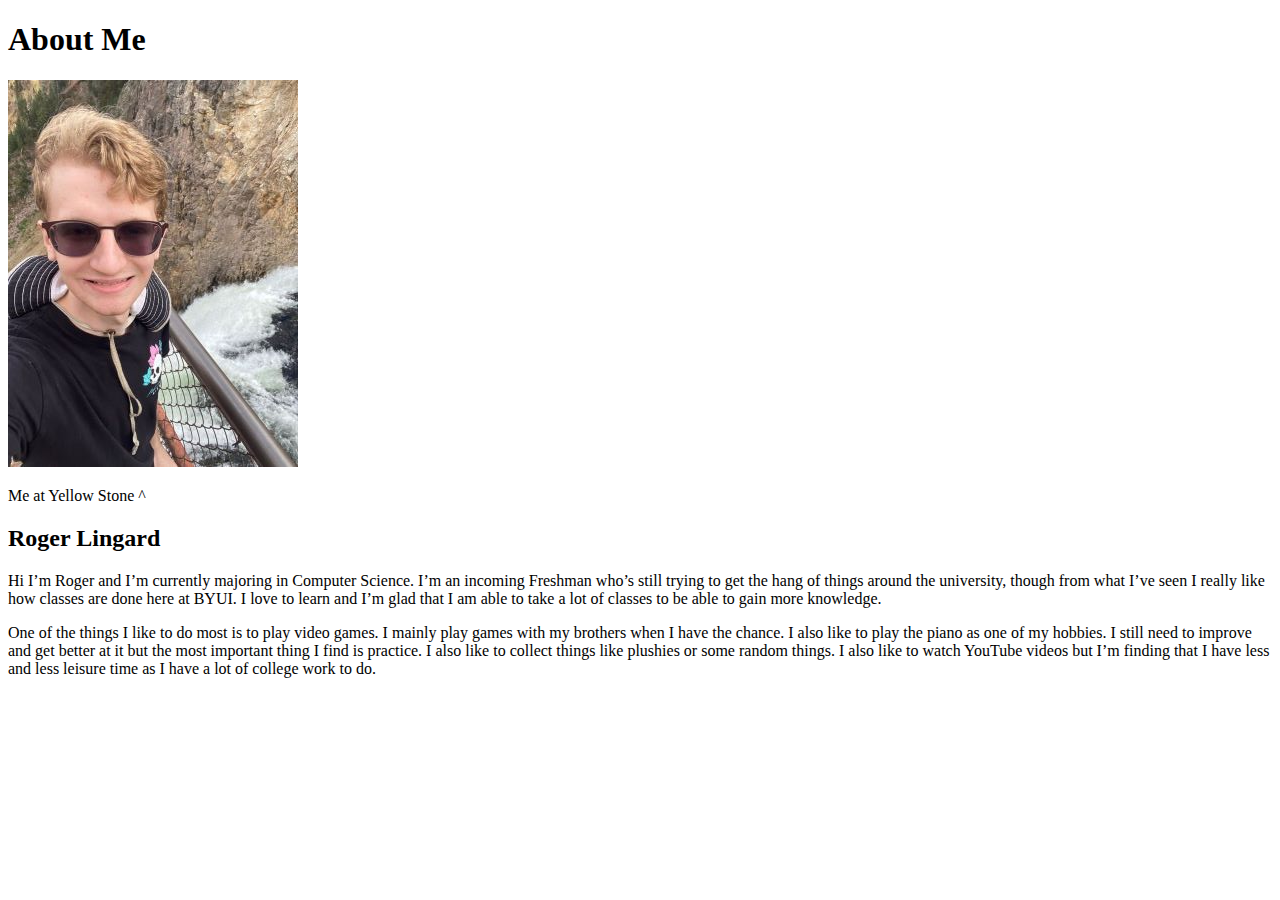
<file: aboutme/index.html>
<!DOCTYPE html>
<html lang="en">
<head>
    <meta charset="UTF-8">
    <meta http-equiv="X-UA-Compatible" content="IE=edge">
    <meta name="viewport" content="width=device-width, initial-scale=1.0">
    <title>About Me Page</title>
</head>
<body>
    <h1>About Me</h1>
    <img alt="Image of me?" src="images/About_Me_Image2.jpg">
    <p>Me at Yellow Stone ^</p>
    <h2>Roger Lingard</h2>
    <p>Hi I’m Roger and I’m currently majoring in Computer Science. I’m an incoming Freshman who’s still trying to get the hang of things around the university, though from what I’ve seen I really like how classes are done here at BYUI. I love to learn and I’m glad that I am able to take a lot of classes to be able to gain more knowledge.</p>
    <p>One of the things I like to do most is to play video games. I mainly play games with my brothers when I have the chance. I also like to play the piano as one of my hobbies. I still need to improve and get better at it but the most important thing I find is practice. I also like to collect things like plushies or some random things. I also like to watch YouTube videos but I’m finding that I have less and less leisure time as I have a lot of college work to do.</p>
    <!-- This is a comment -->
</body>
</html>
</file>
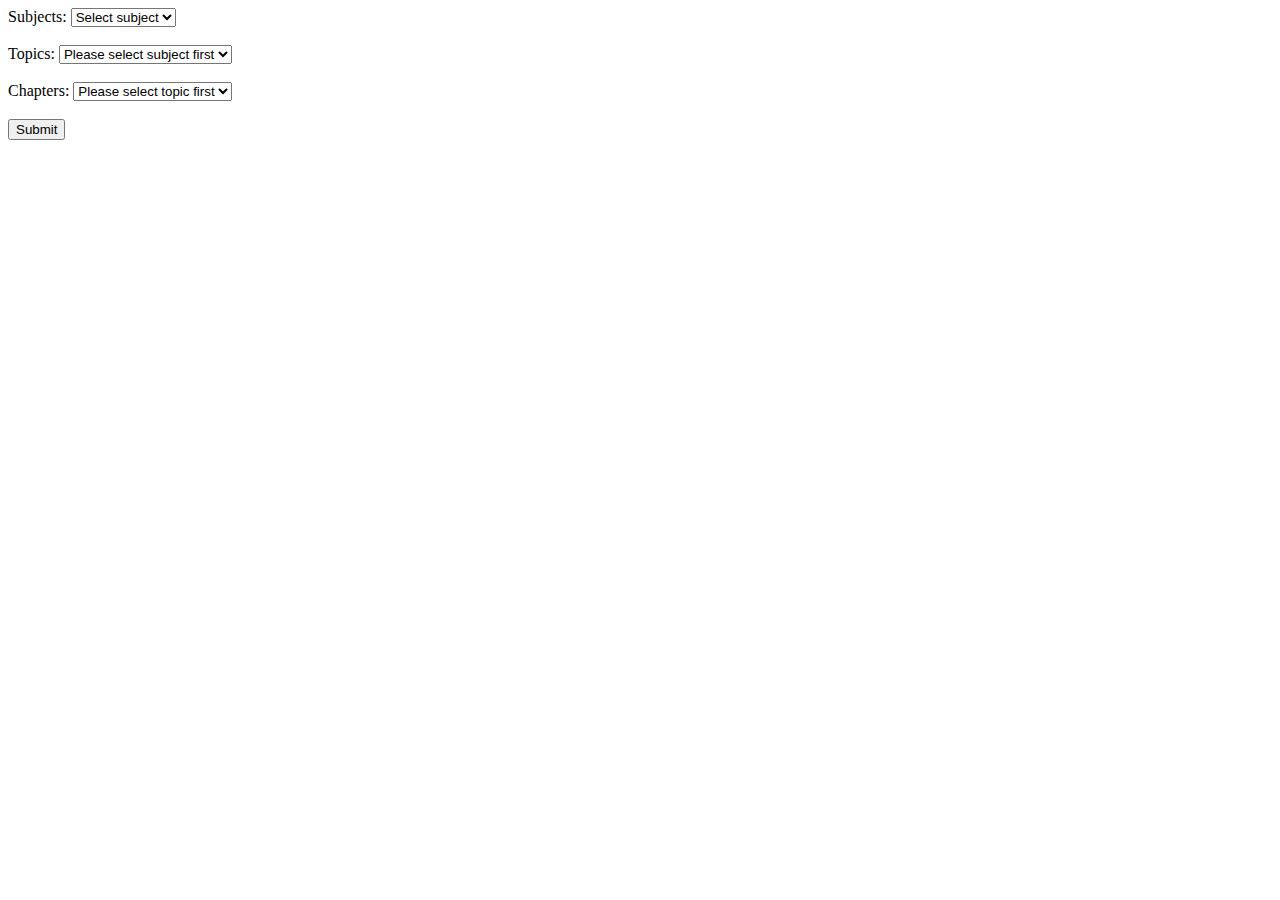
<file: Challenge/index.html>
<!DOCTYPE html>
<html lang="en">
<head>
    <meta charset="UTF-8">
    <meta name="viewport" content="width=device-width, initial-scale=1.0">
    <title>Cascading Dropdown</title>
    <script>
        var subjectObject = {
  "Hobbies": {
    "Painting": ["canvas", "water", "acrylic", "oil"],
    "Games": ["FPS", "Adventure", "RTS", "Text based"],
    "Work Out": ["Legs", "Lifting", "Cardio", "Body builder"]
  },
  "Work": {
    "Paid": ["Remote", "Physical", "Hybrid"],
    "Unpaid": ["Parenting", "Service", "Internship"]
  }
}
window.onload = function() {
  var subjectSel = document.getElementById("subject");
  var topicSel = document.getElementById("topic");
  var chapterSel = document.getElementById("chapter");
  for (var x in subjectObject) {
    subjectSel.options[subjectSel.options.length] = new Option(x, x);
  }
  subjectSel.onchange = function() {
    //empty Chapters- and Topics- dropdowns
    chapterSel.length = 1;
    topicSel.length = 1;
    //display correct values
    for (var y in subjectObject[this.value]) {
      topicSel.options[topicSel.options.length] = new Option(y, y);
    }
  }
  topicSel.onchange = function() {
    //empty Chapters dropdown
    chapterSel.length = 1;
    //display correct values
    var z = subjectObject[subjectSel.value][this.value];
    for (var i = 0; i < z.length; i++) {
      chapterSel.options[chapterSel.options.length] = new Option(z[i], z[i]);
    }
  }
}

    </script>
</head>
<body>
    <form name="form1" id="form1" action="/action_page.php">
        Subjects: <select name="subject" id="subject">
          <option value="" selected="selected">Select subject</option>
        </select>
        <br><br>
        Topics: <select name="topic" id="topic">
          <option value="" selected="selected">Please select subject first</option>
        </select>
        <br><br>
        Chapters: <select name="chapter" id="chapter">
          <option value="" selected="selected">Please select topic first</option>
        </select>
        <br><br>
        <input type="submit" value="Submit">
      </form>
      
</body>
</html>
</file>
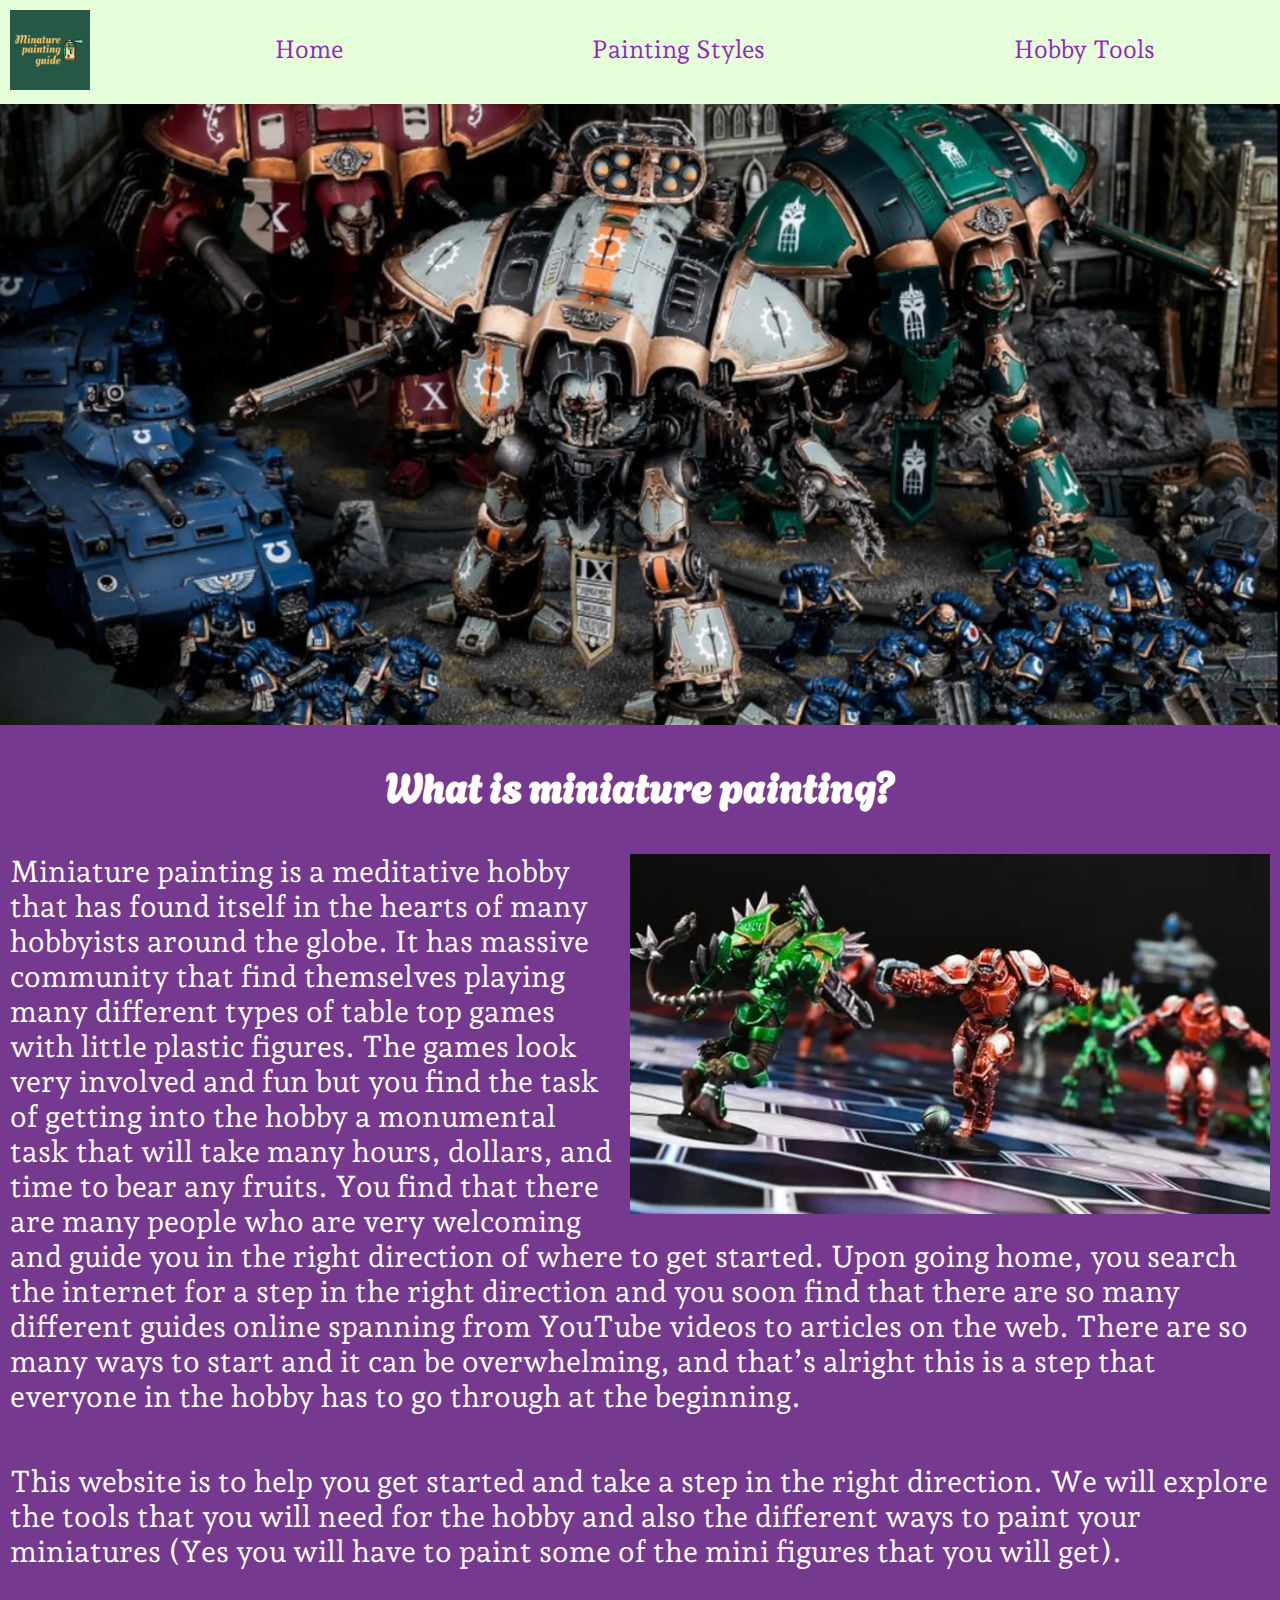
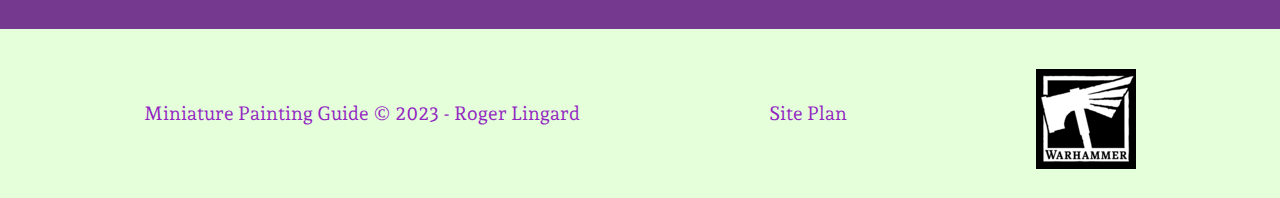
<file: mini-paint-guide/index.html>
<!DOCTYPE html>
    <html lang="en">

    <head>
        <meta charset="UTF-8">
        <meta name="viewport" content="width=device-width, initial-scale=1.0">
        <meta name="description" content="This is a page where you learn about the table top hobby, specifically with miniatures. Learn about tools and what you need to do to get into the hobby">
        <title>Home Page Miniature painting</title>
        <link rel="stylesheet" href="styles/style.css">
    </head>

    <body>
        <div id="content">
            <header>
                <a id="logo_link" href="index.html">
                    <img class="logo" src="./images/mini_page_logo.png" alt="Miniature painting logo">
                </a>
                <nav>
                    <a href="index.html">Home</a>
                    <a href="painting-styles.html">Painting Styles</a>
                    <a href="tools.html">Hobby Tools</a>
                </nav>
            </header>
            <div id="hero">
                <div id="hero-box">
                    <img id="hero-img" src="./images/big-space-knights.jpg" alt="A big army of miniatures">
                </div>
            </div>
            <h1 id="welcome-text"> What is miniature painting?</h1>
            <main class="home">

                <div class="mini_space_ball">
                    <img class="mini_ball_img" src="./images/dreadball-miniatures-game-gameplay.jpg"
                        alt="miniatures in a futuristic ball game">
                </div>
                <p> Miniature painting is a meditative hobby that has found itself in the hearts of many hobbyists around
                    the globe. It has massive community that find themselves playing many different types of table top games
                    with little plastic figures. The games look very involved and fun but you find the task of getting into
                    the hobby a monumental task that will take many hours, dollars, and time to bear any fruits. You find
                    that there are many people who are very welcoming and guide you in the right direction of where to get
                    started. Upon going home, you search the internet for a step in the right direction and you soon find
                    that there are so many different guides online spanning from YouTube videos to articles on the web.
                    There are so many ways to start and it can be overwhelming, and that’s alright this is a step that
                    everyone in the hobby has to go through at the beginning.

                </p>
                <p>
                    This website is to help you get started and take a step in the right direction. We will explore the
                    tools that you will need for the hobby and also the different ways to paint your miniatures (Yes you
                    will have to paint some of the mini figures that you will get).
                </p>
            </main>
            <footer>
                <p>Miniature Painting Guide &copy; 2023 - Roger Lingard</p>
                <p><a href="site-plan.html">Site Plan</a></p>
                <div class="social">
                    <a href="https://www.warhammer.com/" target="_blank">
                        <img src="./images/Warhammer-logo.png" alt="warhammer icon">
                    </a>
                </div>
            </footer>
        </div>
    </body>

    </html>
</file>
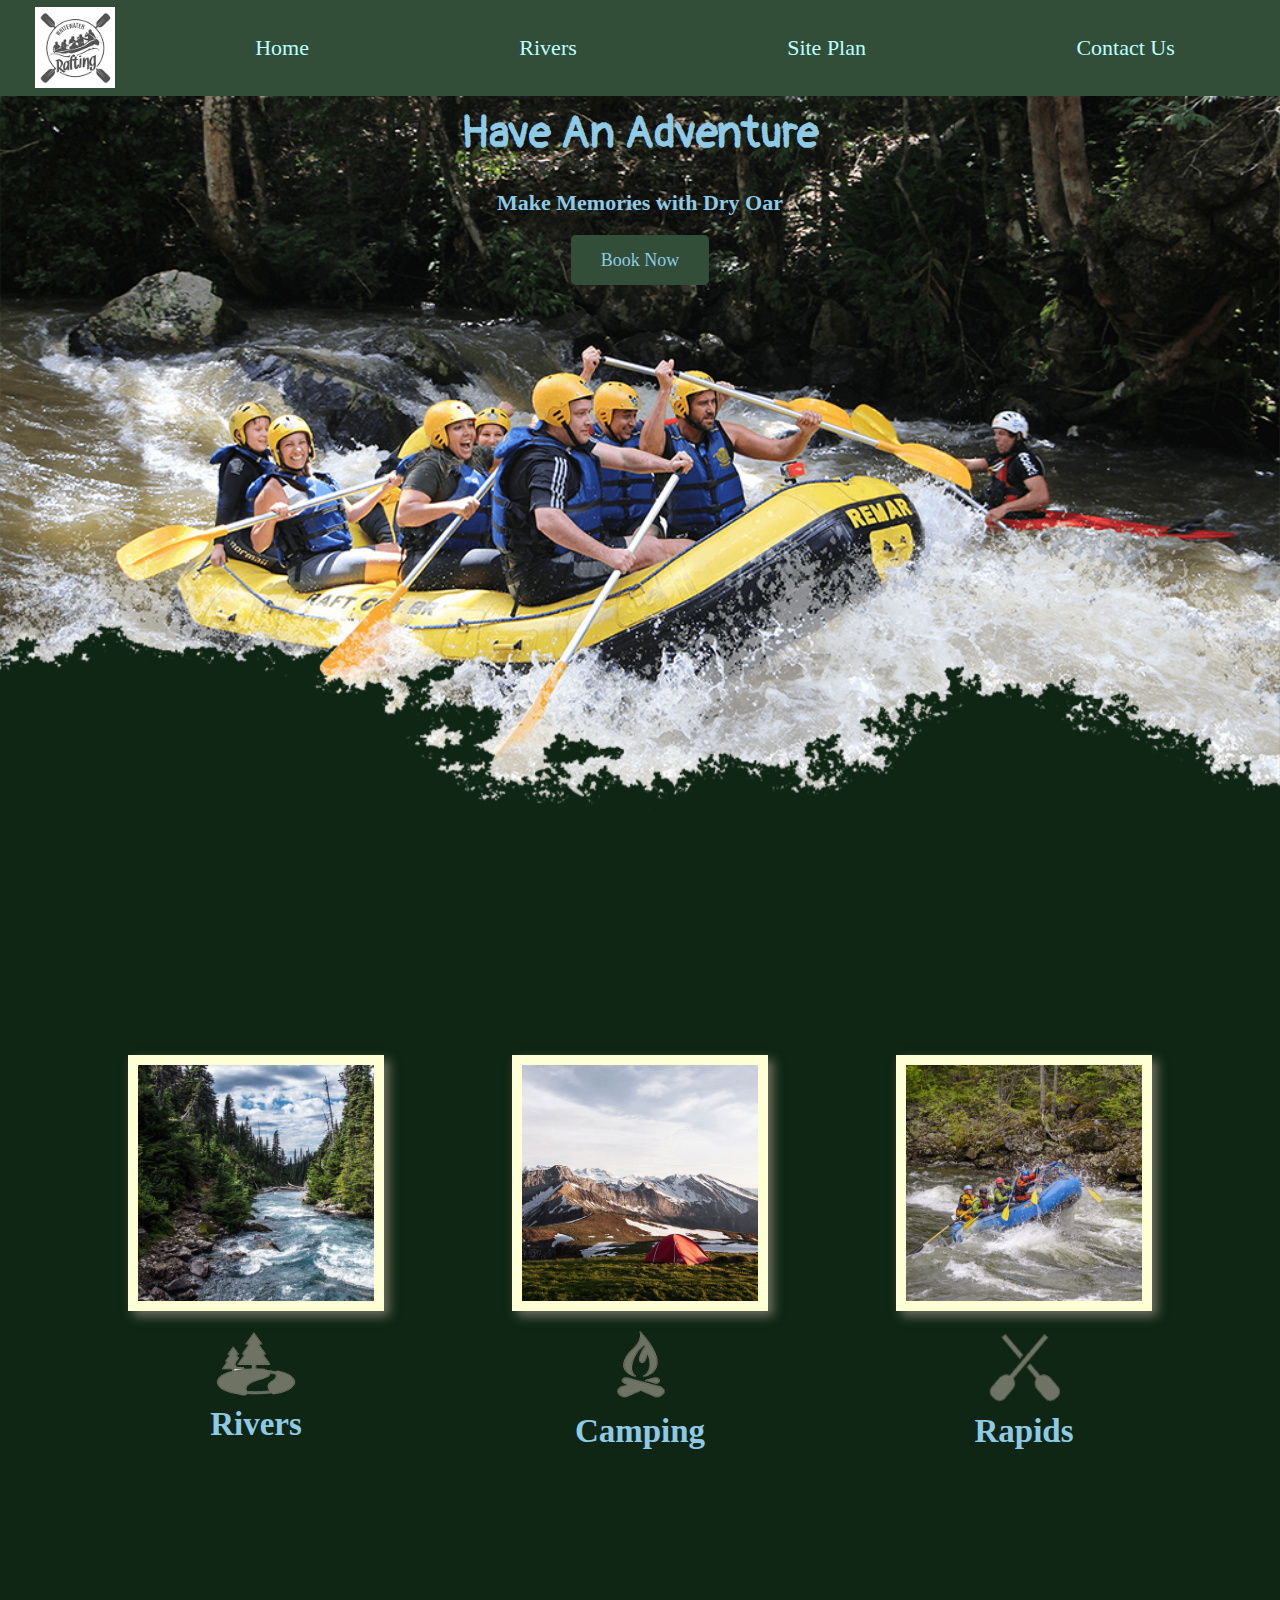
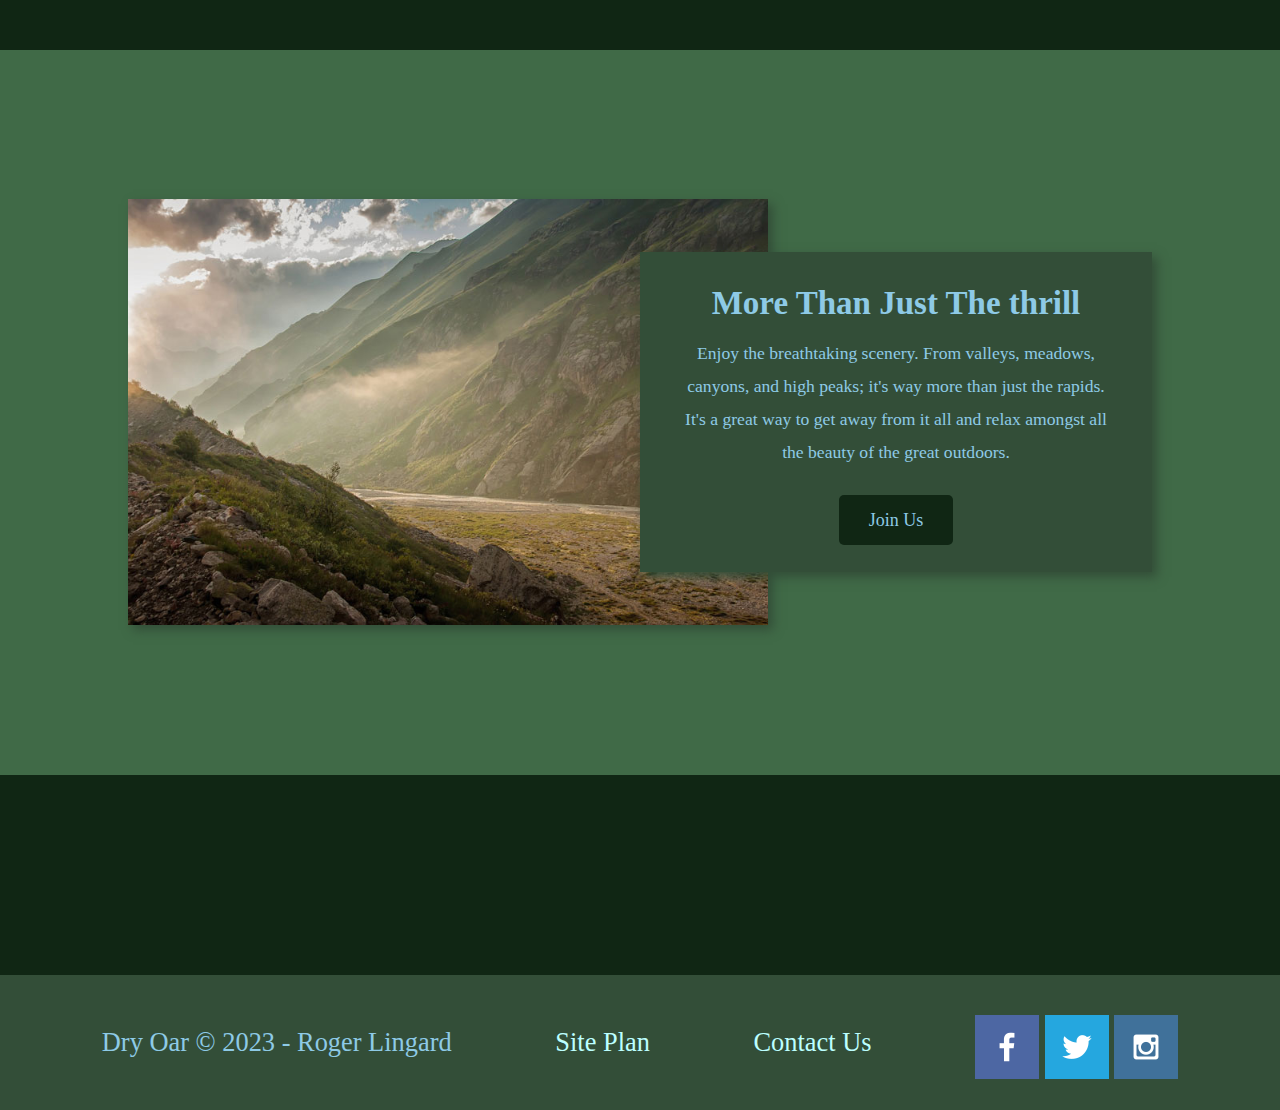
<file: wwr/index.html>
<!DOCTYPE html>
<html lang="en">

<head>
    <meta charset="UTF-8">
    <meta name="viewport" content="width=device-width, initial-scale=1.0">
    <title>Whitewater Rafting Vacations | Dry Oar Boating | Home</title>
    <link rel="stylesheet" href="styles/style.css">
</head>

<body>
    <div id="content">
        <header>
            <a id="logo_link" href="index.html">
                <img class="logo" src="images/logo_2.png" alt="Dry Oar Logo">
            </a>
            <nav>
                <a href="index.html">Home</a>
                <a href="rivers.html">Rivers</a>
                <a href="site-plan-rafting.html">Site Plan</a>
                <a href="contactus.html">Contact Us </a>
            </nav>
        </header>
        <div id="hero">
            <div id="hero-box">
                <img id="hero-img" src="images/hero.png" alt="People enjoying white water rafting">
            </div>
            <section id="hero-msg">
                <h1 class="home-title">Have An Adventure</h1>
                <h4>Make Memories with Dry Oar </h4>
                <div class="button-box">
                    <a class="book" href="contactus.html">Book Now</a>
                </div>
            </section>
        </div>
        <main class="home-grid">
            <section class="rivers-card">
                <img class="card-img" src="images/rivers.jpg" alt="river in forest">
                <img class="icon" src="images/river_icon.png" alt="river icon">
                <h2>Rivers</h2>
            </section>
            <section class="camping-card">
                <img class="card-img" src="images/camping.jpg" alt="tent in mountains">
                <img class="icon" src="images/fire_icon.png" alt="fire icon">
                <h2>Camping</h2>
            </section>
            <section class="rapids-card">
                <img class="card-img" src="images/rapids.jpg" alt="rafting boat">
                <img class="icon" src="images/oars.png" alt="oars icon">
                <h2>Rapids</h2>
            </section>
            <div id="background"></div>
            <img class="mountains" src="images/mountains.jpg" alt="Misty mountains">
            <section class="msg">
                <h2>More Than Just The thrill</h2>
                <p>Enjoy the breathtaking scenery. From valleys, meadows, canyons, and high peaks; it's way more than
                    just the rapids. It's a great way to get away from it all and relax amongst all the beauty of the
                    great outdoors.</p>
                <a class="join" href="rivers.html">Join Us</a>
            </section>
        </main>
        <footer>
            <p>Dry Oar &copy; 2023 - Roger Lingard</p>
            <p><a href="site-plan-rafting.html">Site Plan</a></p>
            <p><a href="contactus.html">Contact Us</a></p>
            <div class="social">
                <a href="https://facebook.com" target="_blank">
                    <img src="images/facebook.png" alt="fb icon">
                </a>
                <a href="https://twitter.com" target="_blank">
                    <img src="images/twitter.png" alt="twitter icon">
                </a>
                <a href="https://instagram.com" target="_blank">
                    <img src="images/instagram.png" alt="instagram icon">
                </a>
            </div>
        </footer>
    </div>
</body>

</html>
</file>
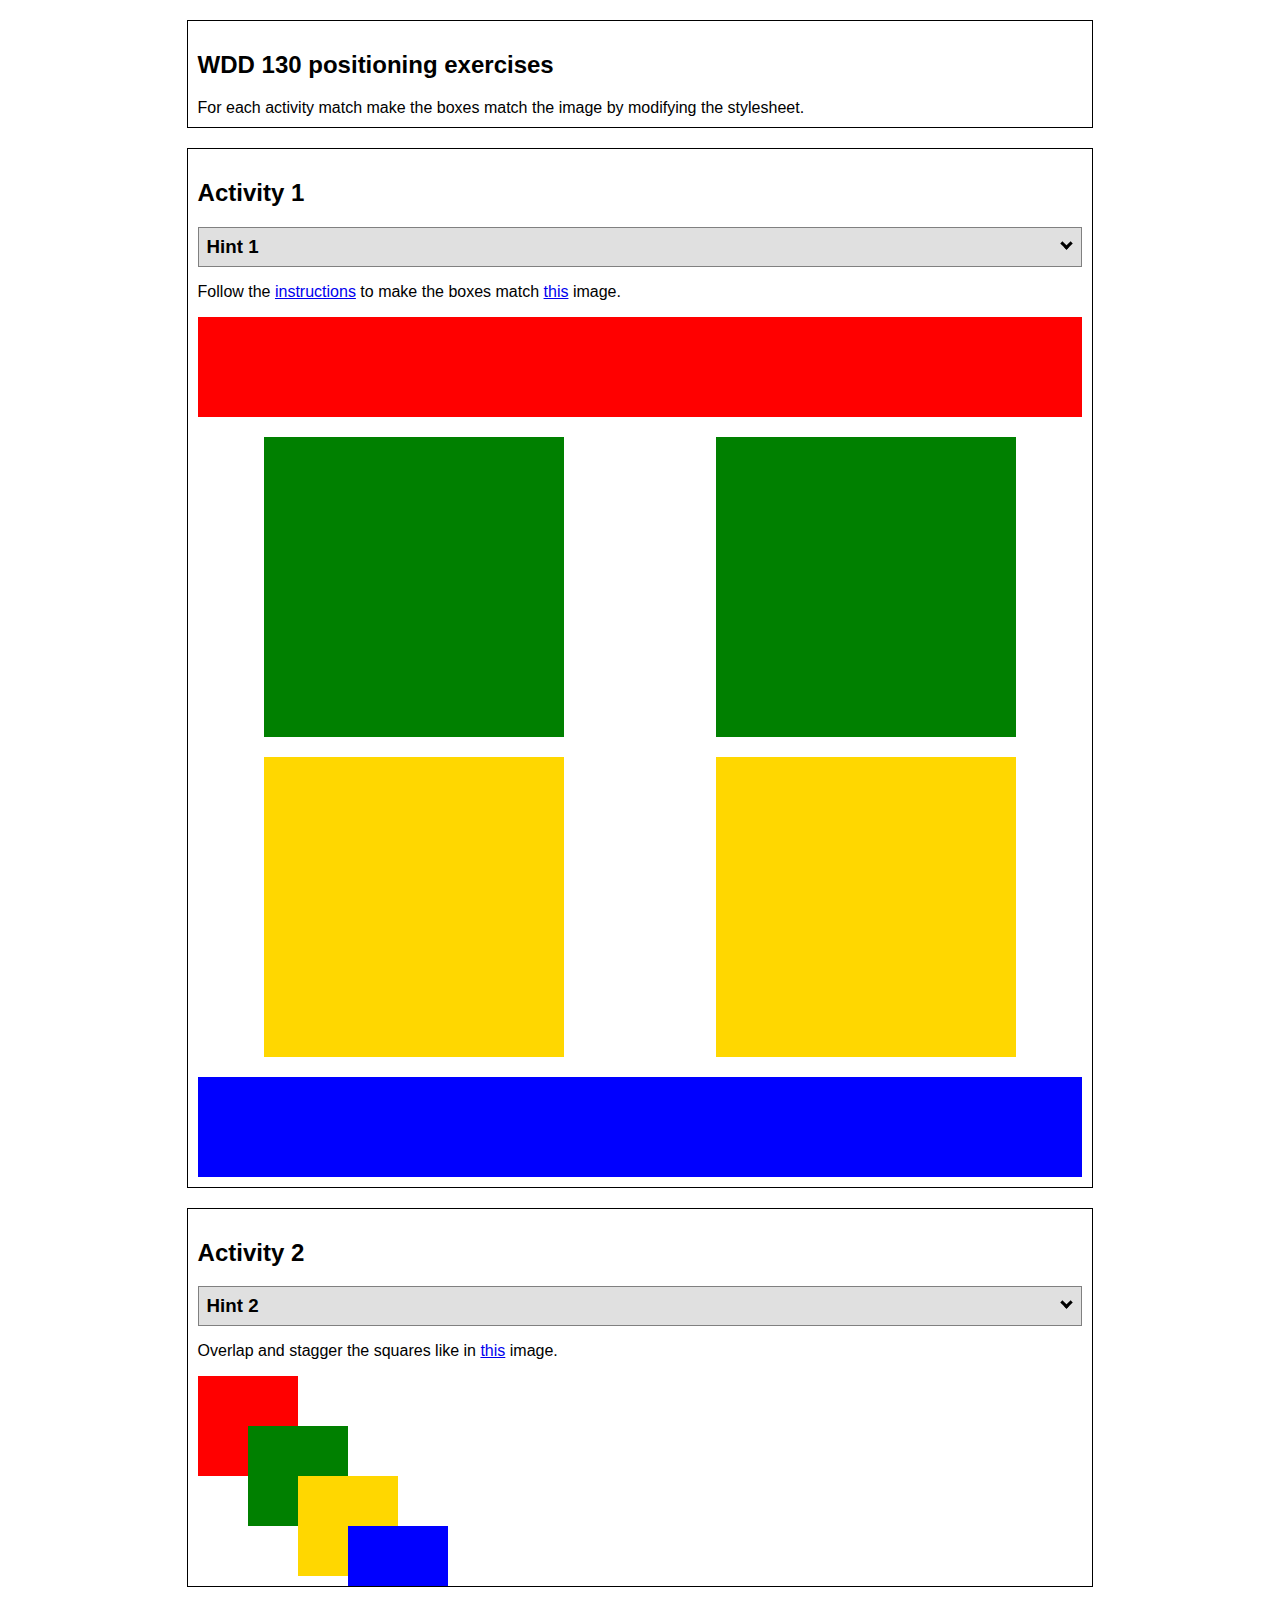
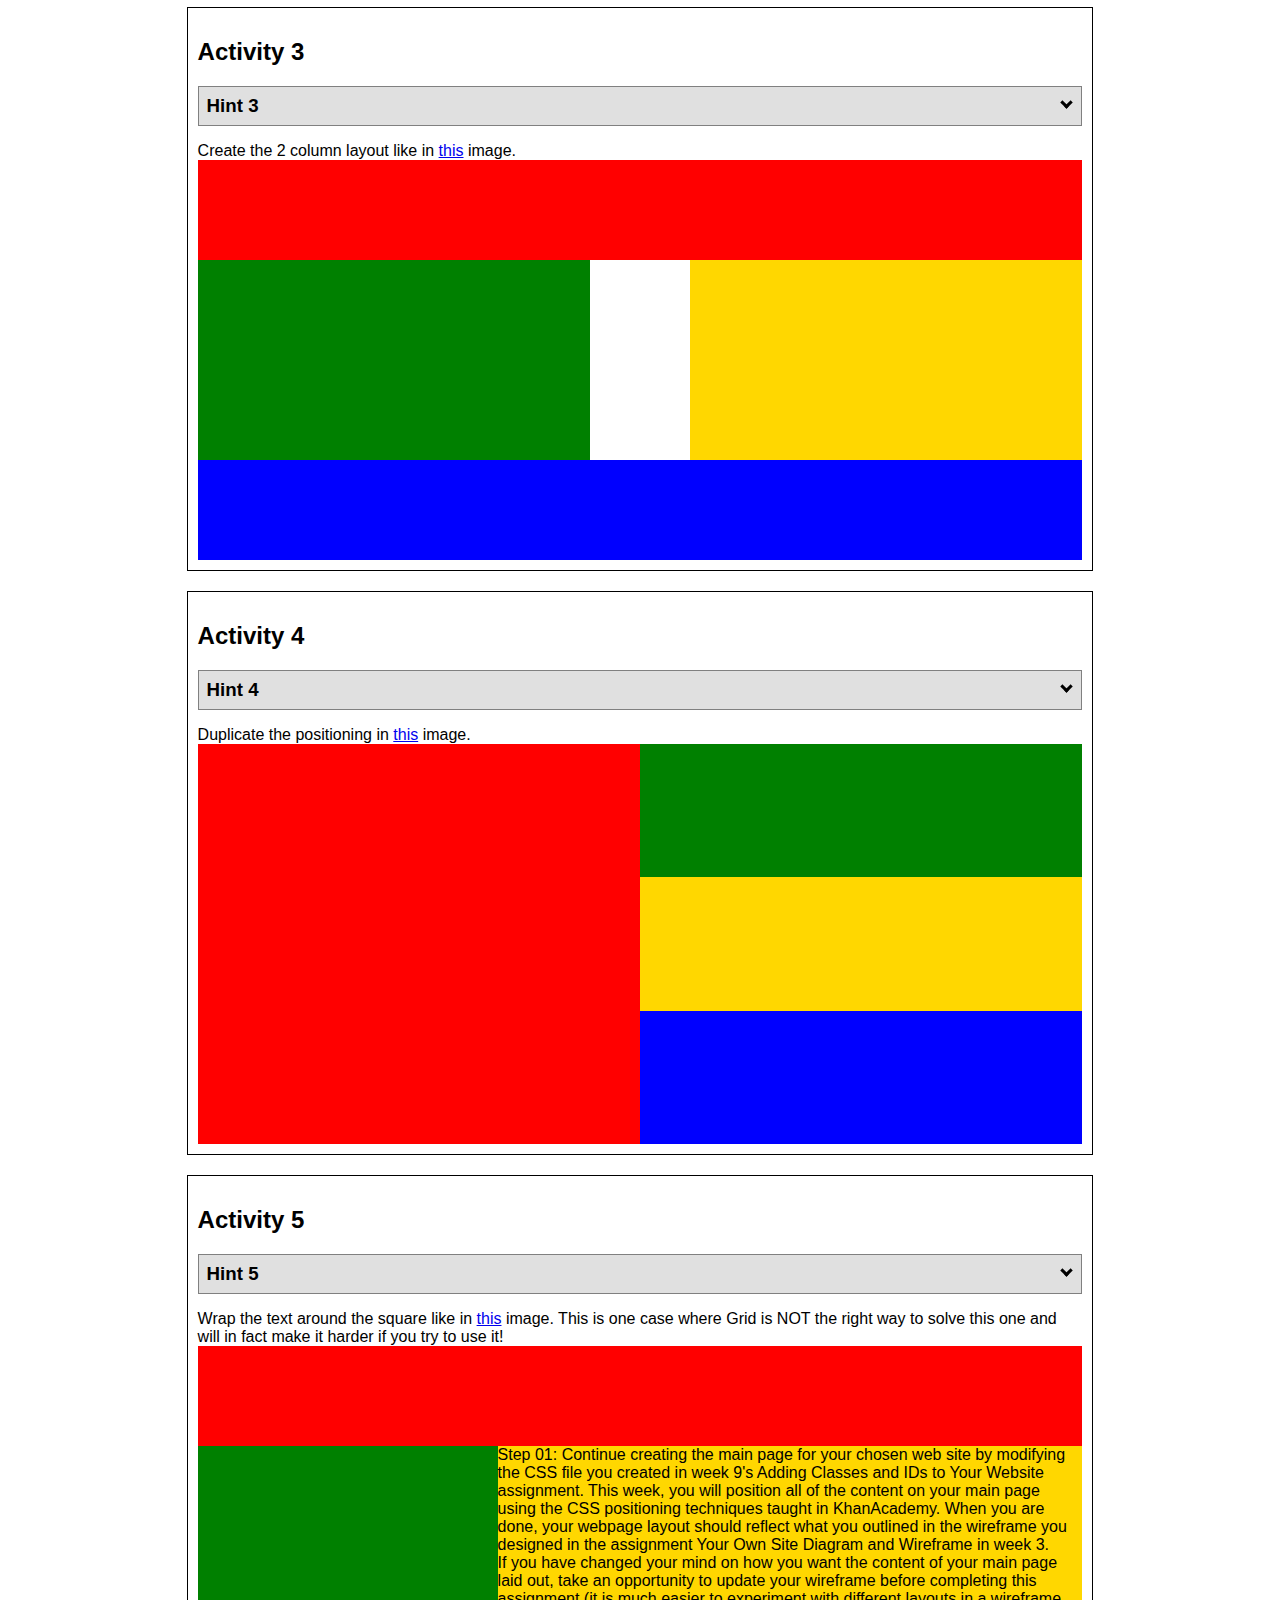
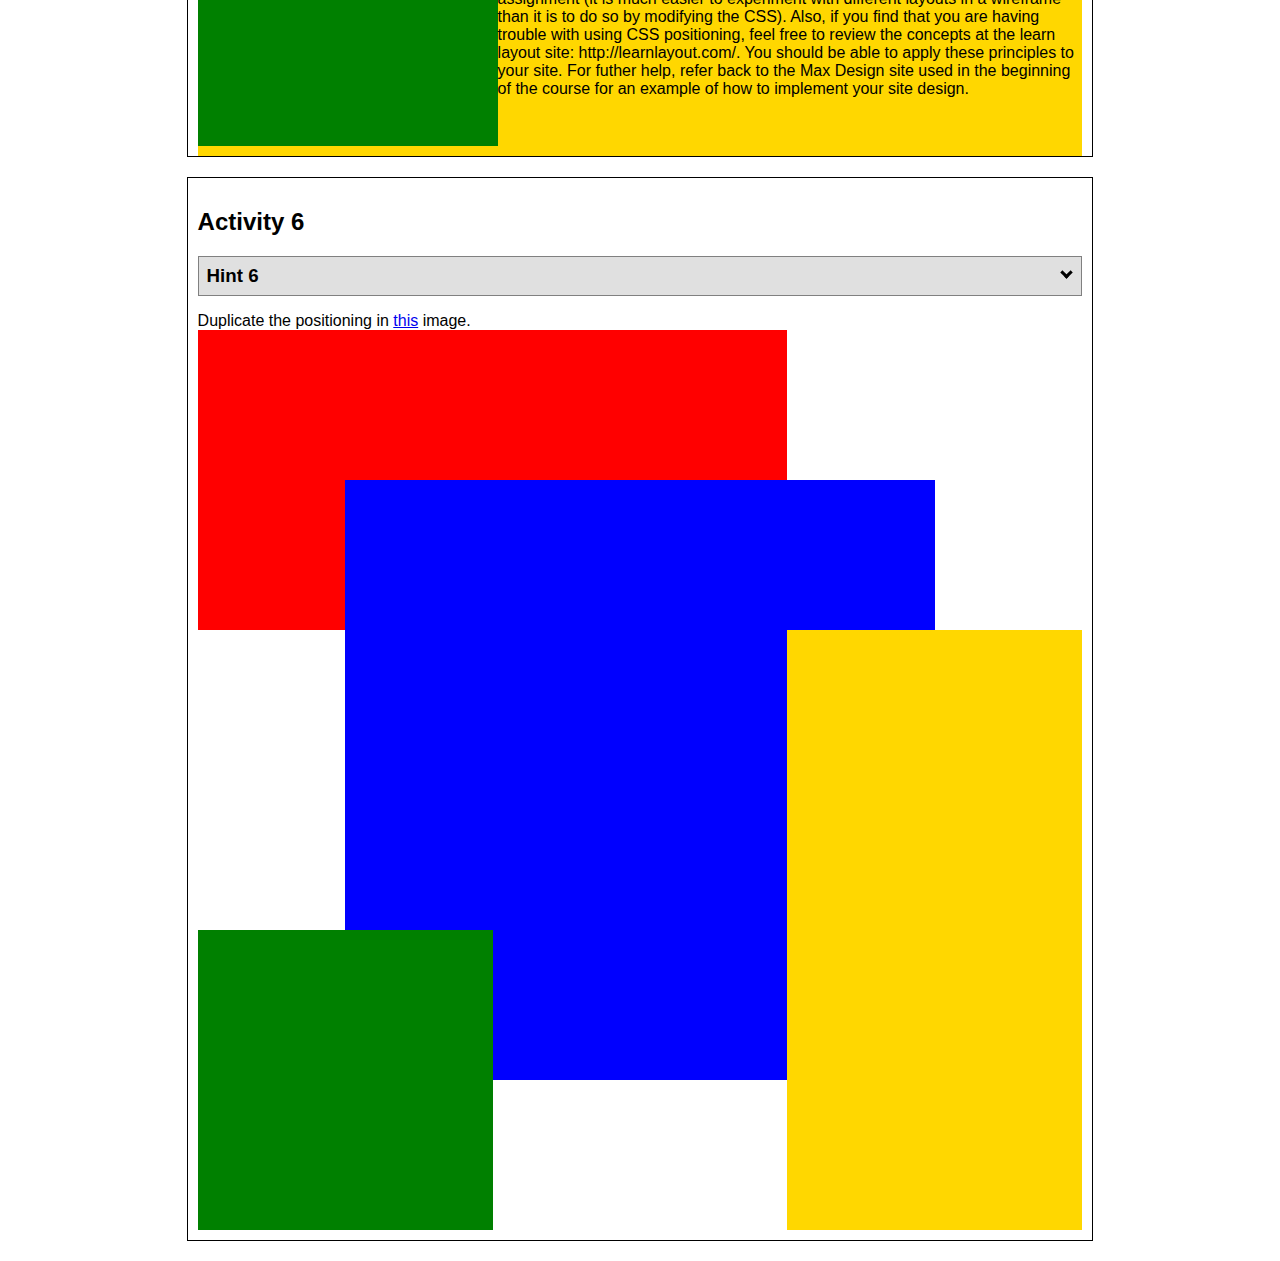
<file: positioning.html>
<!DOCTYPE html>
<html lang="en">
    <head>
    <!-- HTML - Name: positioning.html -->
    <title>Positioning Activity</title>
    <link rel="stylesheet" type="text/css" href="positionstyles.css" />
    </head>
    <body>
    <div class="activity">
        <h2>WDD 130 positioning exercises</h2>
        For each activity match make the boxes match the image by modifying the stylesheet.</div>
    <div class="activity">
        <h2>Activity 1</h2>
        <section class="hint"><input type="checkbox" ><i></i> <h3>Hint 1</h3><div><p>Check out the <a href="https://byui-wdd.github.io/wdd130/activities/css-positioning.html" target="_blank">activity instructions</a> in Ilearn!</p></div></section>
        <p>Follow the <a href="https://byui-wdd.github.io/wdd130/activities/css-positioning.html" target="_blank">instructions</a> to make the boxes match  <a href="https://byui-wdd.github.io/wdd130/images/example1.png" target="_blank">this</a> image.</p>
        <div class="content1" >
        <div class="red1" ></div>
        <div class="green1" ></div>
        <div class="green1" ></div>
        <div class="yellow1"></div>
        <div class="yellow1"></div>
        <div class="blue1"></div>
        </div>
    </div>
    <div class="activity">
        <h2>Activity 2</h2>
        <section class="hint"><input type="checkbox" > <h3>Hint 2</h3><i></i><div><p>Remember that the best way to shift elements around slightly on the page is with Margins.  You could also use Grid.  Either would work for this. If you choose margin remember that you can use a <em>negative</em> margin. (ie margin-top: -20px;)</p><h4>Properties used:</h4><ul><li>margin-top, margin-left</li><li>...or...</li><li>grid-template-columns: 50px 50px 50px 50px 50px</li></ul></div></section>
        <p>Overlap and stagger the squares like in <a href="https://byui-wdd.github.io/wdd130/images/example2.png" target="_blank">this</a> image.</p>
        <div class="content2" >
        <div class="red2" ></div>
        <div class="green2" ></div>
        <div class="yellow2"></div>
        <div class="blue2"></div>
        </div>
    </div>
    <div class="activity">
        <h2>Activity 3</h2>
        <section class="hint"><input type="checkbox" > <h3>Hint 3</h3><i></i><div><p>This one is going to be best solved with CSS Grid. Remember to make the boxes the right width first...then start moving them around. </p><h4>Properties used:</h4><ul><li>display:grid;</li><li>grid-template-columns:</li><li>grid-column-gap:</li>
        <li>grid-column:</li>  </ul></div></section>
        Create the 2 column layout like in <a href="https://byui-wdd.github.io/wdd130/images/example3.png" target="_blank">this</a>  image.
        <div class="content3" >
        <div class="red3" ></div>
        <div class="green3" ></div>
        <div class="yellow3"></div>
        <div class="blue3"></div>
        </div>
    </div>
    <div class="activity">
        <h2>Activity 4</h2>
        <section class="hint"><input type="checkbox" > <h3>Hint 4</h3><i></i><div><p>For the others we have been primarily concerned with width. For this one you will need to adjust height as well. </p><h4>Properties used:</h4><ul><li>display:grid;</li><li>grid-template-columns:</li><li>grid-row:</li></ul></div></section>
        Duplicate the positioning in <a href="https://byui-wdd.github.io/wdd130/images/example4.png" target="_blank">this</a> image. 
        <div class="content4" >
        <div class="red4" ></div>
        <div class="green4" ></div>
        <div class="yellow4"></div>
        <div class="blue4"></div>
        </div>
    </div>

    <div class="activity">
        <h2>Activity 5</h2>
        <section class="hint"><input type="checkbox" > <h3>Hint 5</h3><i></i><div><p>Grid is <strong>not</strong> the right way to do this.  In fact there is only one way to really do that...and that is with float. Remember that we float the thing we want the text to wrap around.  Also remember to start by making all the shapes the right size and shape.</p><h4>Properties used:</h4><ul><li>float: left;</li></ul></div></section>
        Wrap the text around the square like in <a href="https://byui-wdd.github.io/wdd130/images/example5.png" target="_blank">this</a> image. This is one case where Grid is NOT the right way to solve this one and will in fact make it harder if you try to use it!
        <div class="content5" >
        <div class="red5" ></div>
        <div class="green5" ></div>
        <div class="yellow5">Step 01: Continue creating the main page for your chosen web site by modifying the CSS file you created in week 9's Adding Classes and IDs to Your Website assignment. This week, you will position all of the content on your main page using the CSS positioning techniques taught in KhanAcademy. When you are done, your webpage layout should reflect what you outlined in the wireframe you designed in the assignment Your Own Site Diagram and Wireframe in week 3. <br />
            If you have changed your mind on how you want the content of your main page laid out, take an opportunity to update your wireframe before completing this assignment (it is much easier to experiment with different layouts in a wireframe than it is to do so by modifying the CSS). Also, if you find that you are having trouble with using CSS positioning, feel free to review the concepts at the learn layout site: http://learnlayout.com/. You should be able to apply these principles to your site. For futher help, refer back to the Max Design site used in the beginning of the course for an example of how to implement your site design.</div>
        <div class="blue5"></div>
        </div>
    </div>
    <div class="activity">
        <h2>Activity 6</h2>
        <section class="hint"><input type="checkbox" > <h3>Hint 6</h3><i></i><div><p>This one is all about visualizing the grid behind the layout. If you are having a hard time doing that first: all the sizes are even multiples of 100, and second here is another example with the lines drawn: <a href="https://byui-wdd.github.io/wdd130/images/example6-hint.png" target="_blank">example 6 with lines</a>. For this one you will find it easiest if you use px for the column width. You can also use <kbd>z-index</kbd> to control the element layering.    </p><h4>Properties used:</h4><ul><li>display:grid;</li><li>grid-template-columns:</li><li>grid-column:</li><li>grid-row:</li><li><a href="https://www.w3schools.com/cssref/pr_pos_z-index.asp" target="_blank">z-index:</a></li></ul></div></section>
        Duplicate the positioning in <a href="https://byui-wdd.github.io/wdd130/images/example6.png" target="_blank">this</a> image.
        <div class="content6" >
        <div class="red6" ></div>
        <div class="green6" ></div>
        <div class="yellow6"></div>
        <div class="blue6"></div>
        </div>
    </div>
    </body>
</html>
</file>
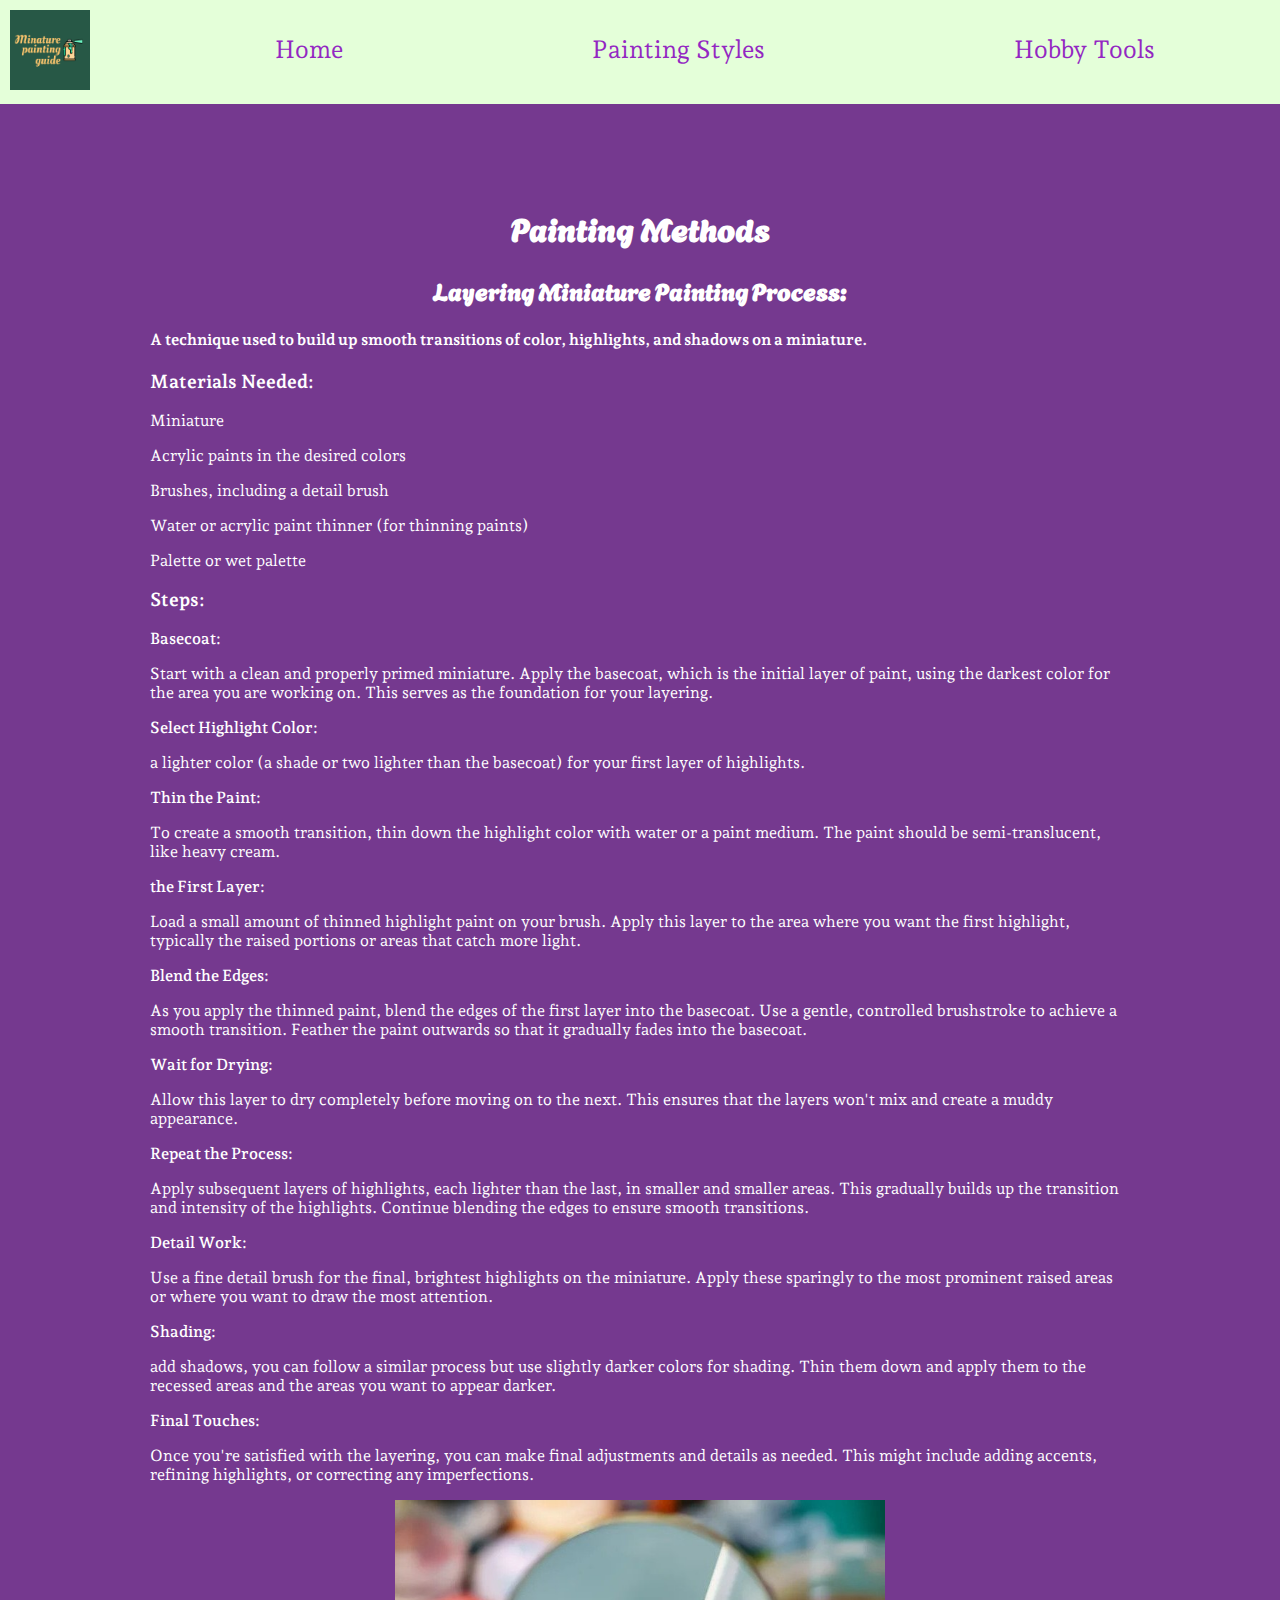
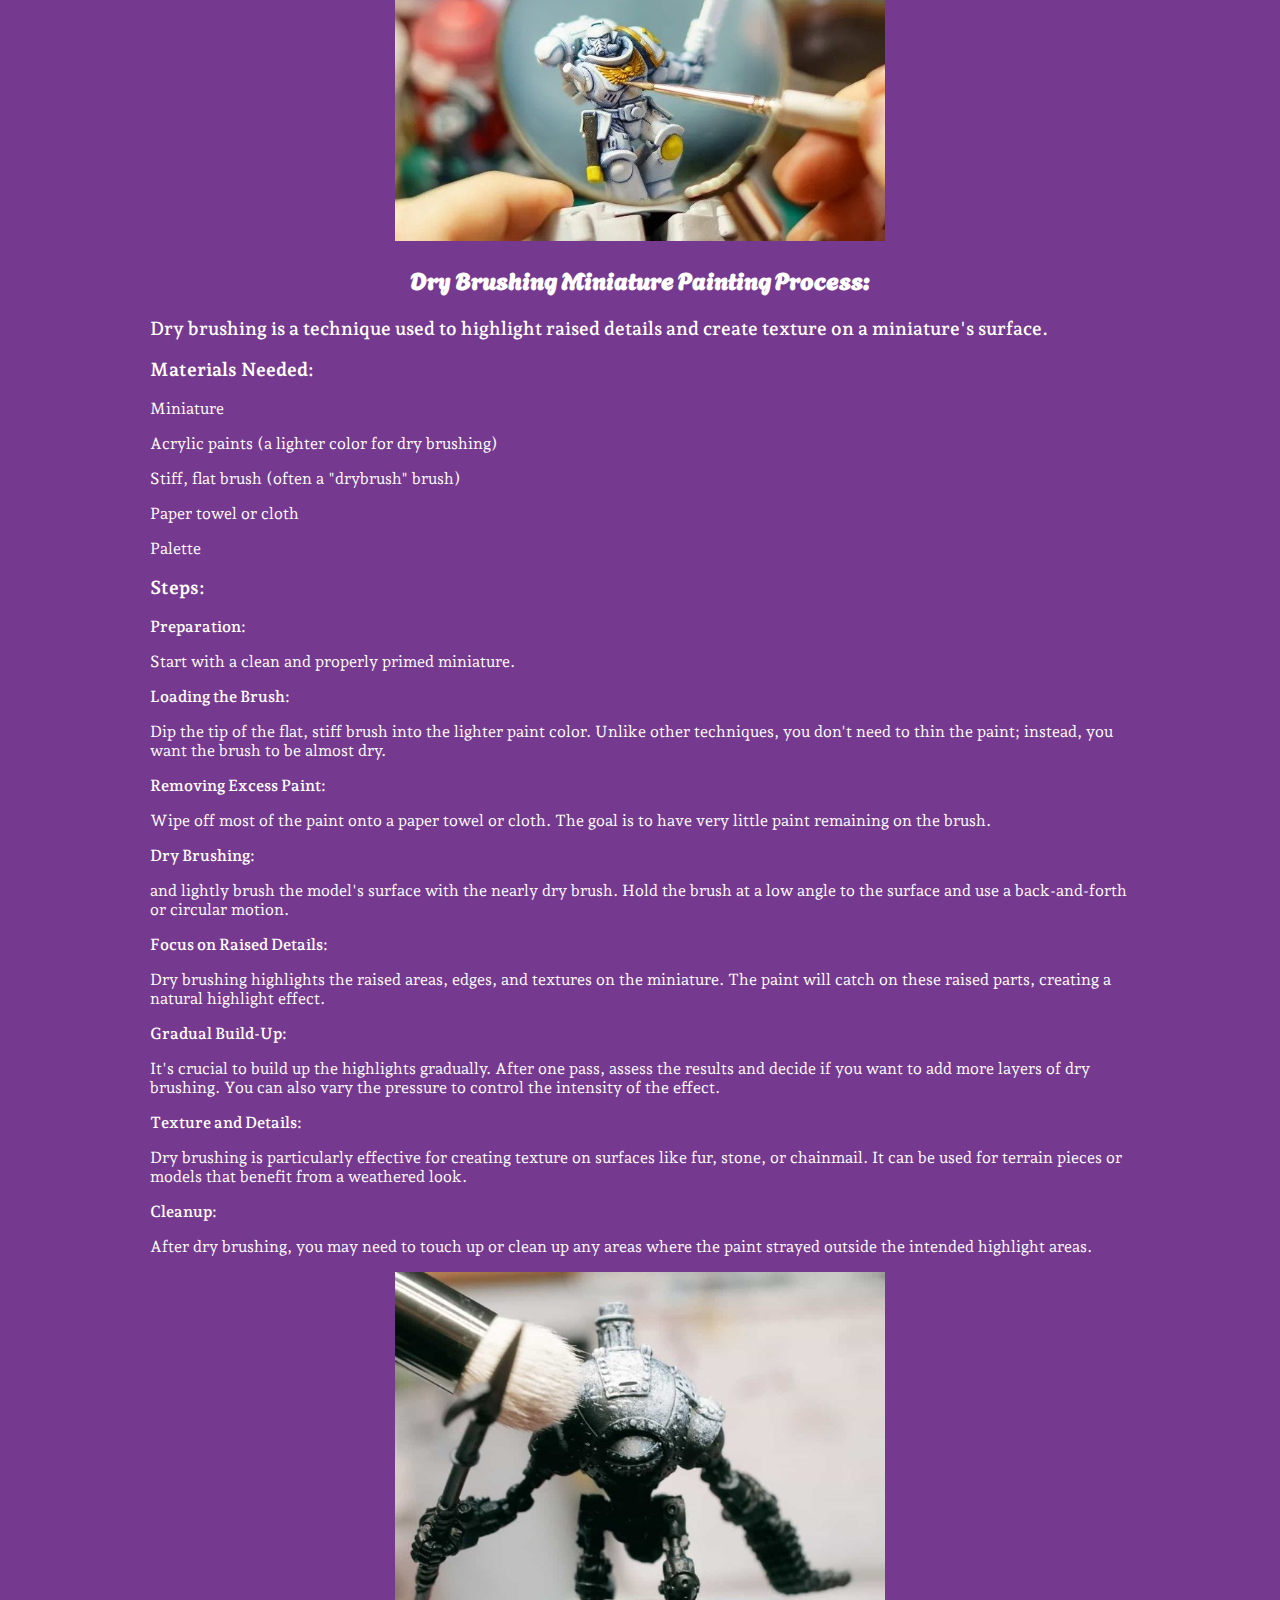
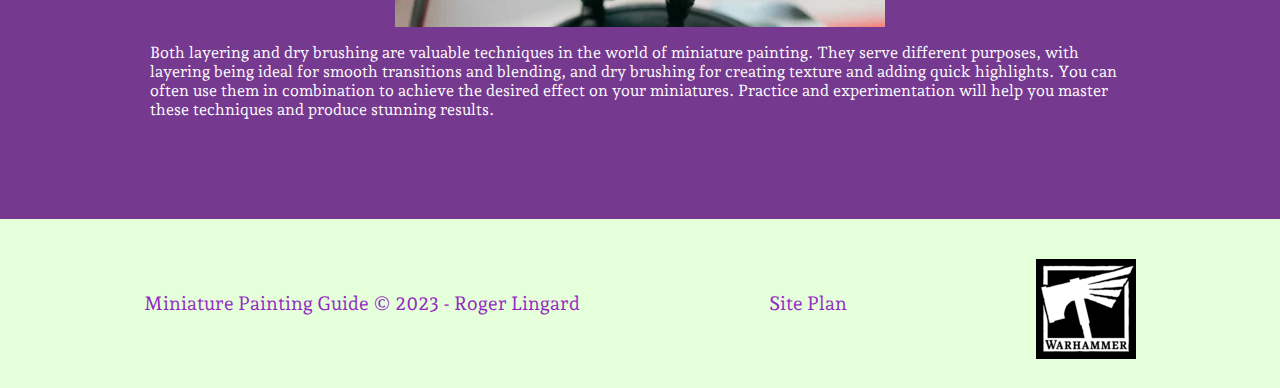
<file: mini-paint-guide/painting-styles.html>
<!DOCTYPE html>
<html lang="en">

<head>
    <meta charset="UTF-8">
    <meta name="viewport" content="width=device-width, initial-scale=1.0">
    <title>Painting Sytles Page Miniature painting</title>
    <link rel="stylesheet" href="styles/style.css">
</head>

<body>
    <div id="content">
        <header>
            <a id="logo_link" href="index.html">
                <img class="logo" src="./images/mini_page_logo.png" alt="Miniature painting logo">
            </a>
            <nav>
                <a href="index.html">Home</a>
                <a href="painting-styles.html">Painting Styles</a>
                <a href="tools.html">Hobby Tools</a>
            </nav>
        </header>
        <main class="home-paint-guide">
            <h1 class="title-text">Painting Methods</h1>
            <h2 class="title-text">Layering Miniature Painting Process:</h2>

            <h4>A technique used to build up smooth transitions of color, highlights, and shadows on a
                miniature.</h4>

            <h3>Materials Needed:</h3>

            <p>Miniature </p>
            <p>Acrylic paints in the desired colors</p>
            <p>Brushes, including a detail brush</p>
            <p>Water or acrylic paint thinner (for thinning paints)</p>
            <p>Palette or wet palette</p>
            <h3>Steps:</h3>

            <p class="sub-title-text">Basecoat:</p>
            <p>Start with a clean and properly primed miniature. Apply the basecoat, which is the initial
                layer of paint, using the darkest color for the area you are working on. This serves as the foundation
                for your layering.</p>

            <p class="sub-title-text">Select Highlight Color:</p>

            <p>a lighter color (a shade or two lighter than the basecoat) for your first
                layer of highlights.</p>

            <p class="sub-title-text">Thin the Paint:</p>

            <p>To create a smooth transition, thin down the highlight color with water or a paint
                medium. The paint should be semi-translucent, like heavy cream.</p>

            <p class="sub-title-text"> the First Layer:</p>

            <p>Load a small amount of thinned highlight paint on your brush. Apply this layer to
                the area where you want the first highlight, typically the raised portions or areas that catch more
                light.</p>

            <p class="sub-title-text">Blend the Edges:</p>

            <p>As you apply the thinned paint, blend the edges of the first layer into the basecoat.
                Use a gentle, controlled brushstroke to achieve a smooth transition. Feather the paint outwards so that
                it gradually fades into the basecoat. </p>

            <p class="sub-title-text">Wait for Drying:</p>

            <p>Allow this layer to dry completely before moving on to the next. This ensures that the
                layers won't mix and create a muddy appearance.</p>

            <p class="sub-title-text">Repeat the Process:</p>
            <p>Apply subsequent layers of highlights, each lighter than the last, in smaller and
                smaller areas. This gradually builds up the transition and intensity of the highlights. Continue
                blending the edges to ensure smooth transitions.</p>

            <p class="sub-title-text">Detail Work:</p>
            <p>Use a fine detail brush for the final, brightest highlights on the miniature. Apply these
                sparingly to the most prominent raised areas or where you want to draw the most attention.</p>

            <p class="sub-title-text">Shading:</p>
            <p>add shadows, you can follow a similar process but use slightly darker colors for shading.
                Thin them down and apply them to the recessed areas and the areas you want to appear darker.</p>

            <p class="sub-title-text">Final Touches:</p>
            <p>Once you're satisfied with the layering, you can make final adjustments and details as
                needed. This might include adding accents, refining highlights, or correcting any imperfections.</p>
            <img class="layering-img" src="./images/layering-painting-method.jpg"
                alt="a picture of a brush painting on paint onto a miniature a layer at a time">
            <p>
            <h2 class="title-text">Dry Brushing Miniature Painting Process:</h2>

            <h3 class="sub-title-text">Dry brushing is a technique used to highlight raised details and create texture
                on a miniature's
                surface.
            </h3>

            <h3>Materials Needed:</h3>

            <p>Miniature</p>
            <p>Acrylic paints (a lighter color for dry brushing)</p>
            <p>Stiff, flat brush (often a "drybrush" brush)</p>
            <p>Paper towel or cloth</p>
            <p>Palette</p>
            <h3>Steps:</h3>
            <p class="sub-title-text">Preparation:</p>
            <p>Start with a clean and properly primed miniature.
            </p>
            <p class="sub-title-text">Loading the Brush:</p>
            <p>Dip the tip of the flat, stiff brush into the lighter paint color. Unlike other
                techniques, you don't need to thin the paint; instead, you want the brush to be almost dry.
            </p>
            <p class="sub-title-text">Removing Excess Paint:</p>
            <p>
                Wipe off most of the paint onto a paper towel or cloth. The goal is to have very
                little paint remaining on the brush.
            </p>
            <p class="sub-title-text">Dry Brushing:</p>
            <p>and lightly brush the model's surface with the nearly dry brush. Hold the brush at
                a low angle to the surface and use a back-and-forth or circular motion.
            </p>
            <p class="sub-title-text">Focus on Raised Details:</p>
            <p>Dry brushing highlights the raised areas, edges, and textures on the miniature.
                The paint will catch on these raised parts, creating a natural highlight effect.
            </p>
            <p class="sub-title-text">Gradual Build-Up:</p>
            <p>It's crucial to build up the highlights gradually. After one pass, assess the results
                and decide if you want to add more layers of dry brushing. You can also vary the pressure to control the
                intensity of the effect.
            </p>
            <p class="sub-title-text">Texture and Details:</p>
            <p>Dry brushing is particularly effective for creating texture on surfaces like fur,
                stone, or chainmail. It can be used for terrain pieces or models that benefit from a weathered look.
            </p>

            <p class="sub-title-text">Cleanup:</p>
            <p>After dry brushing, you may need to touch up or clean up any areas where the paint strayed
                outside the intended highlight areas.
            </p>

            <img class="drybrush-img" src="./images/dry-brushing-white-over-black-paint.jpg"
                alt="A primed black figure that has a drybrush painting white onto it">
            <p>
                Both layering and dry brushing are valuable techniques in the world of miniature painting. They serve
                different purposes, with layering being ideal for smooth transitions and blending, and dry brushing for
                creating texture and adding quick highlights. You can often use them in combination to achieve the
                desired effect on your miniatures. Practice and experimentation will help you master these techniques
                and produce stunning results.
            </p>
        </main>
        <footer>
            <p>Miniature Painting Guide &copy; 2023 - Roger Lingard</p>
            <p><a href="site-plan.html">Site Plan</a></p>
            <div class="social">
                <a href="https://www.warhammer.com/" target="_blank">
                    <img src="./images/Warhammer-logo.png" alt="warhammer icon">
                </a>
            </div>
        </footer>
    </div>
</body>

</html>
</file>
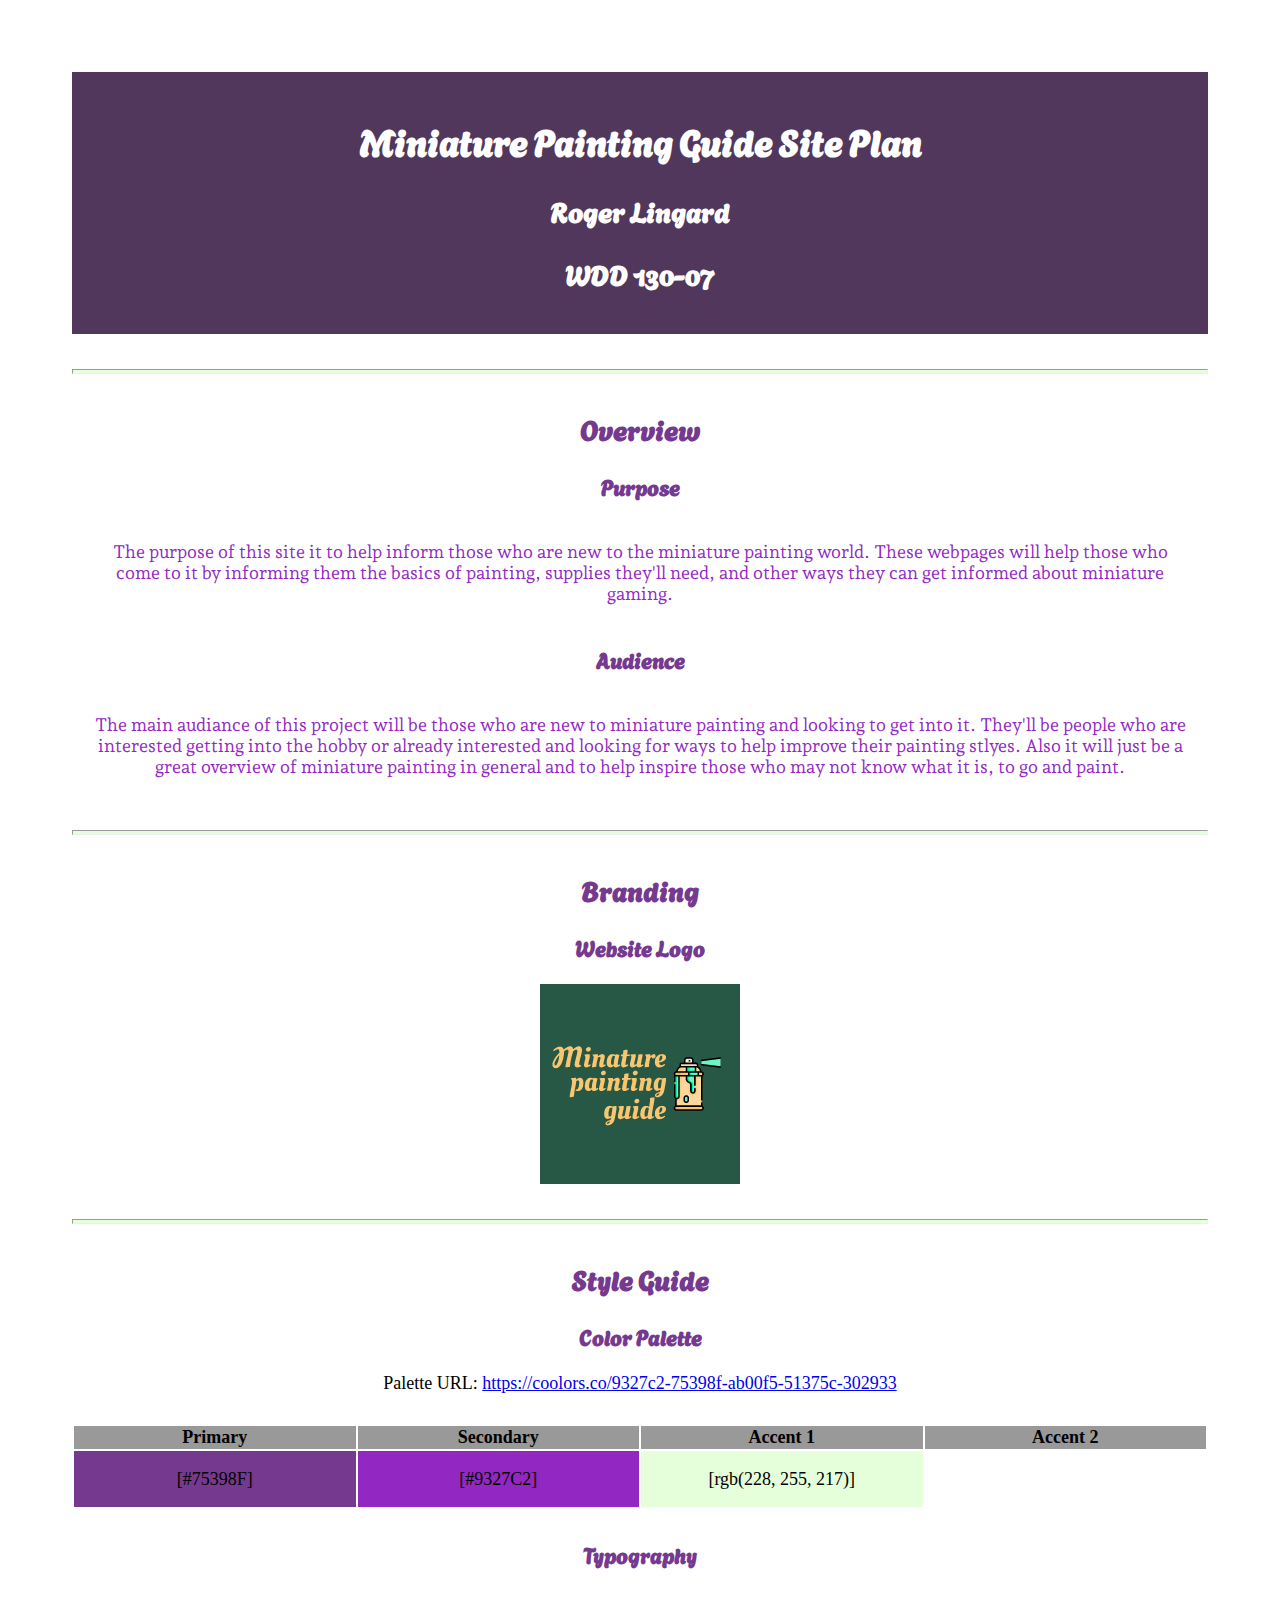
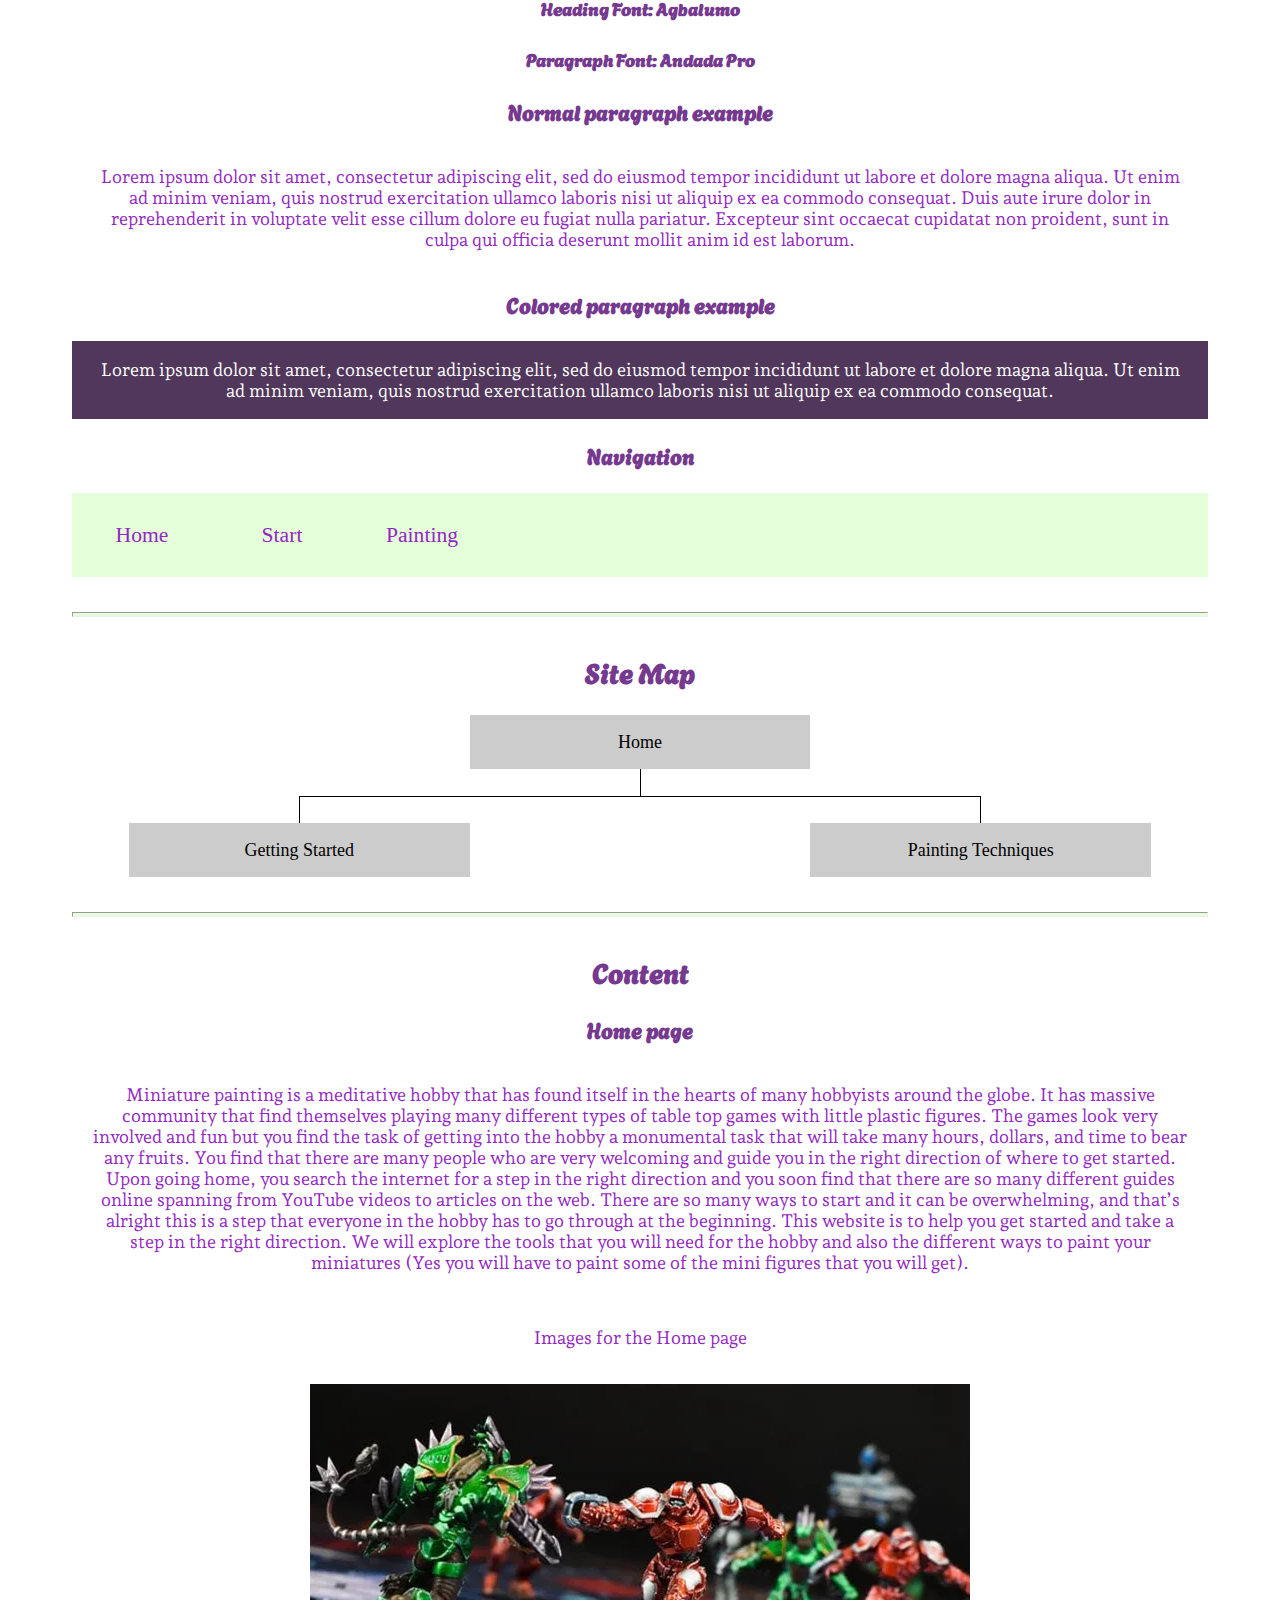
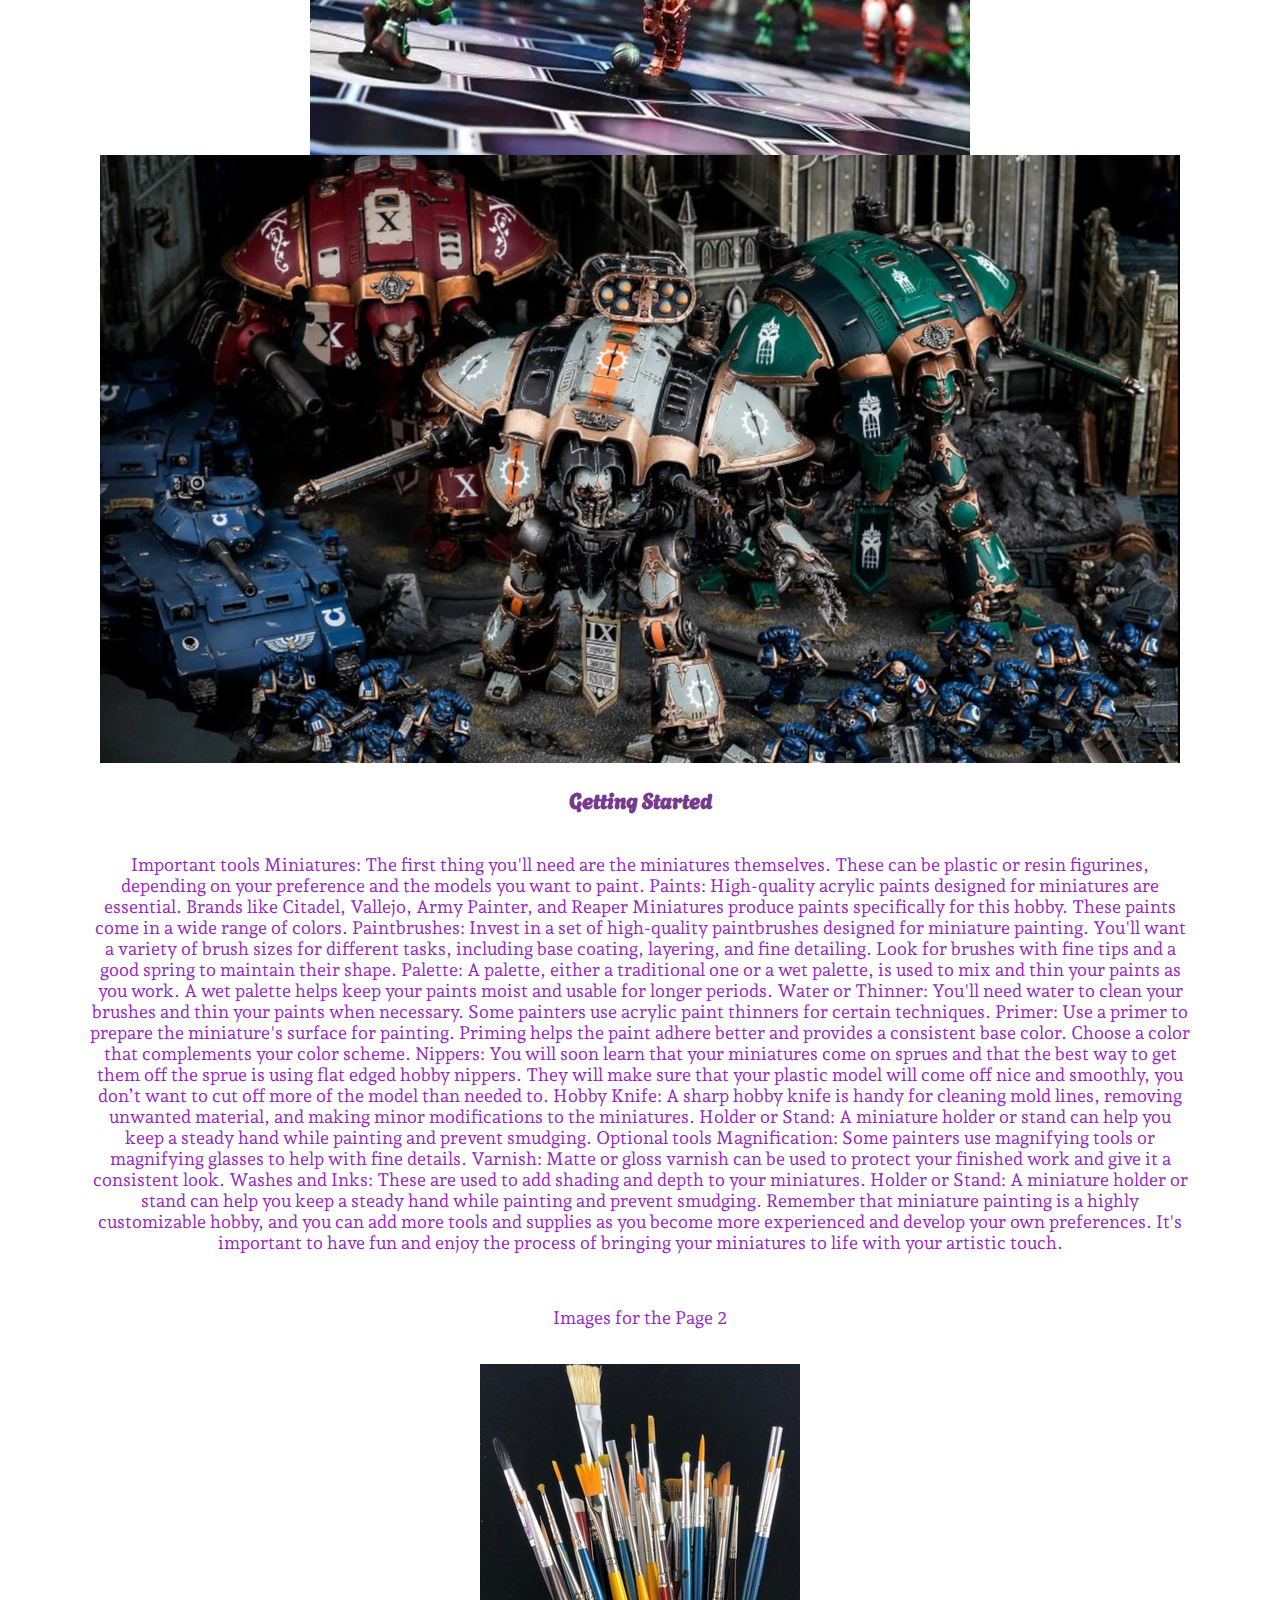
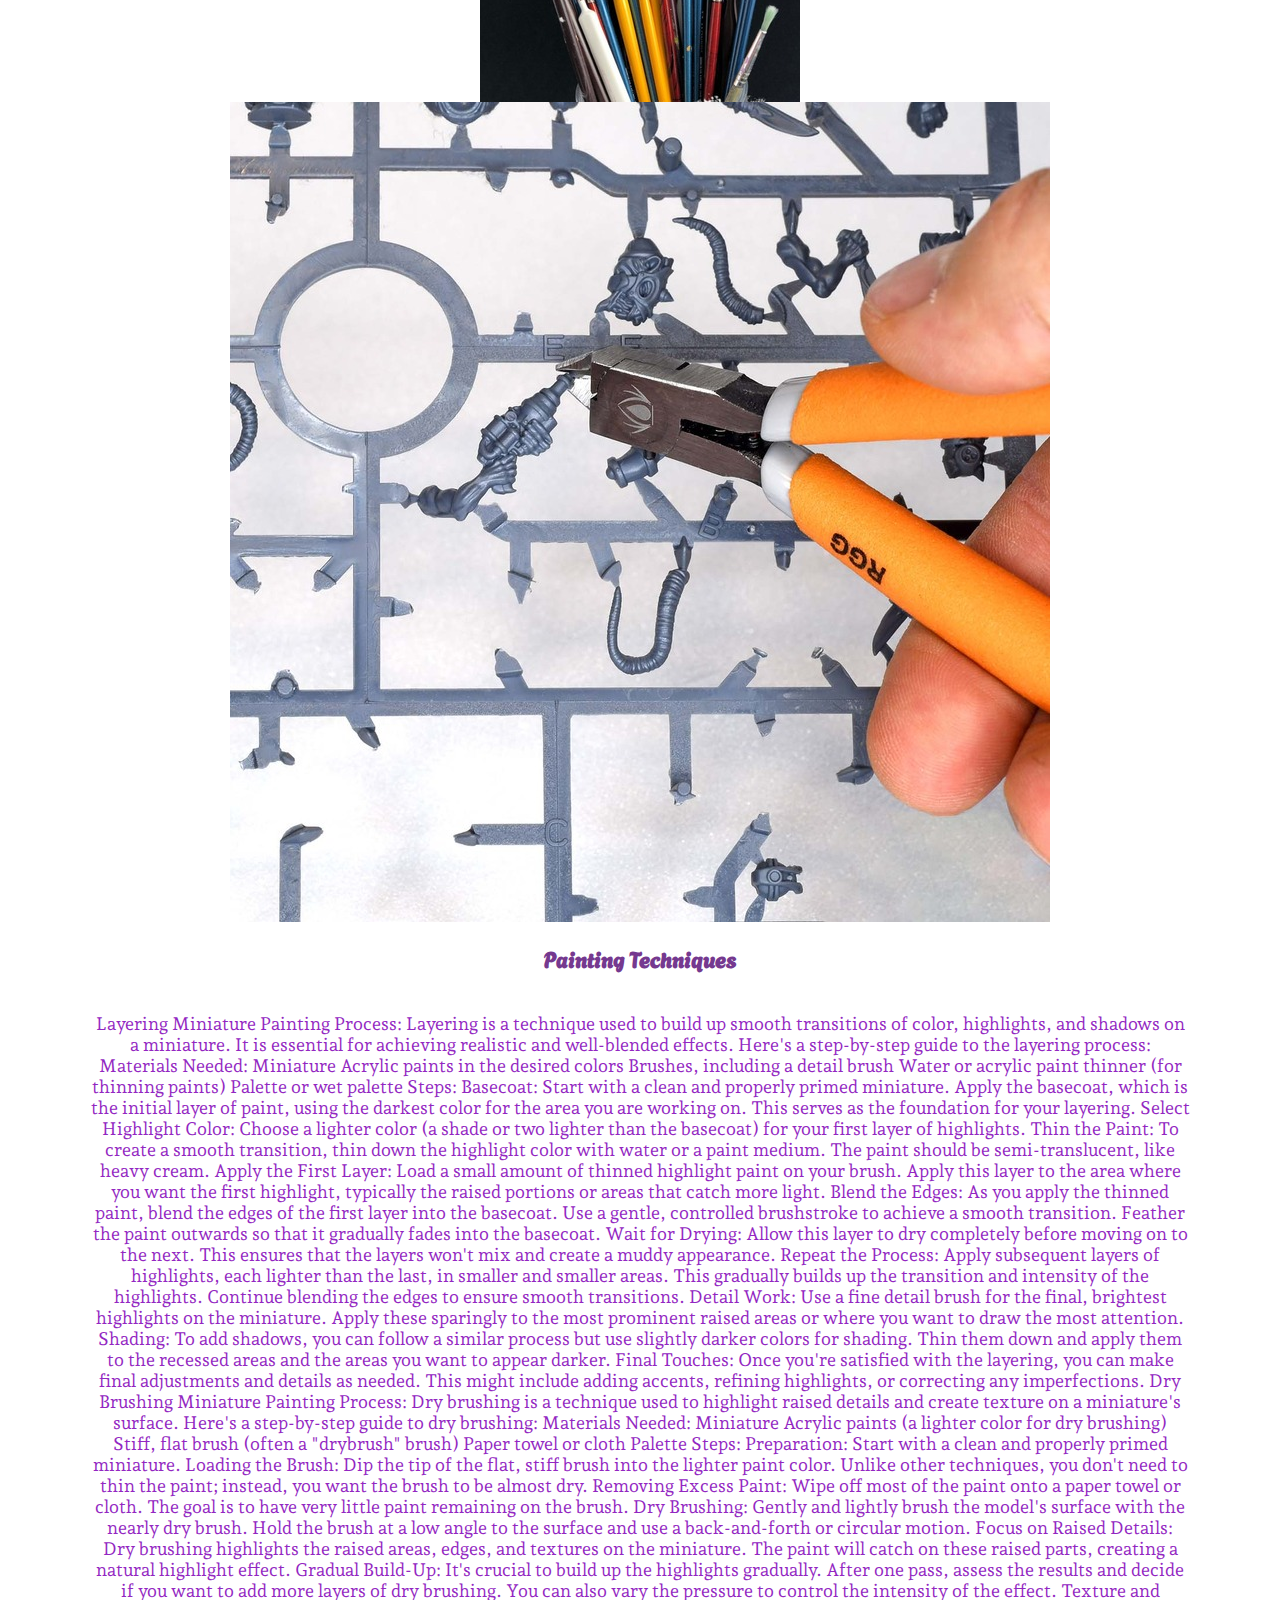
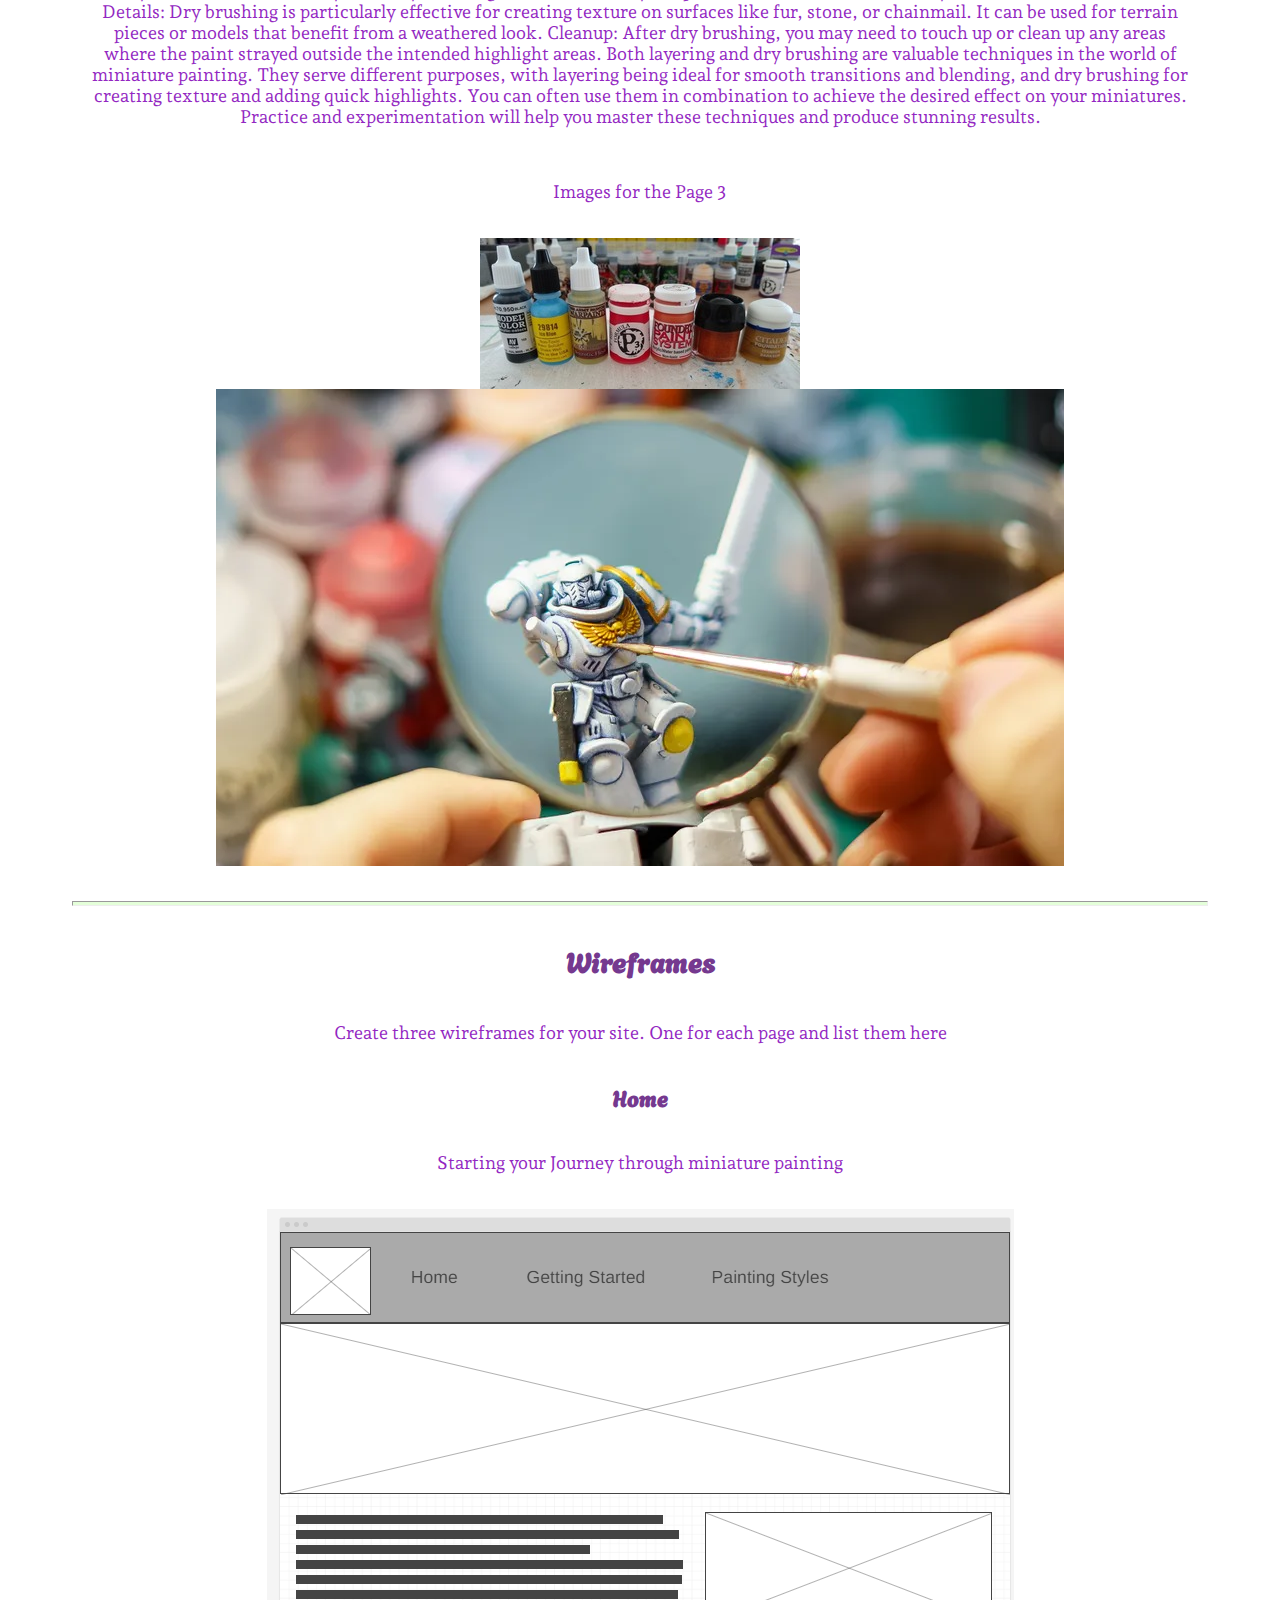
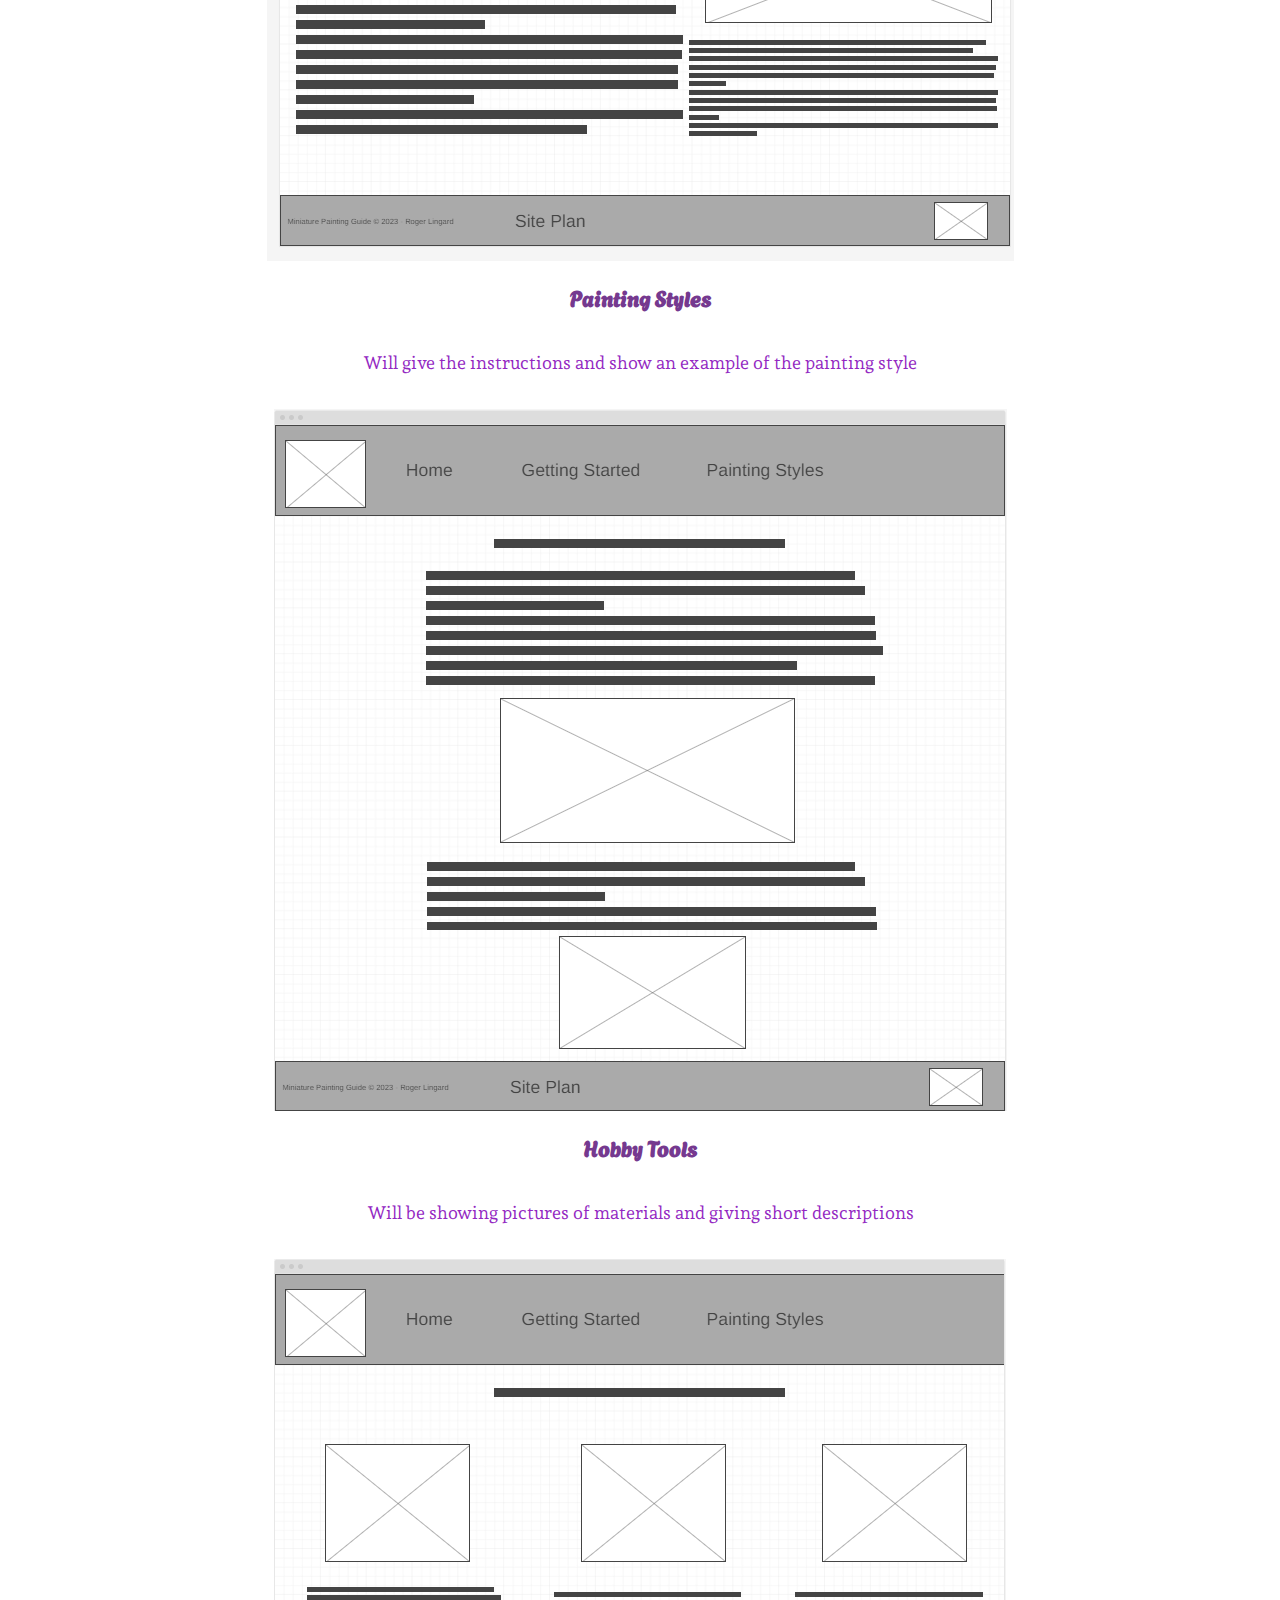
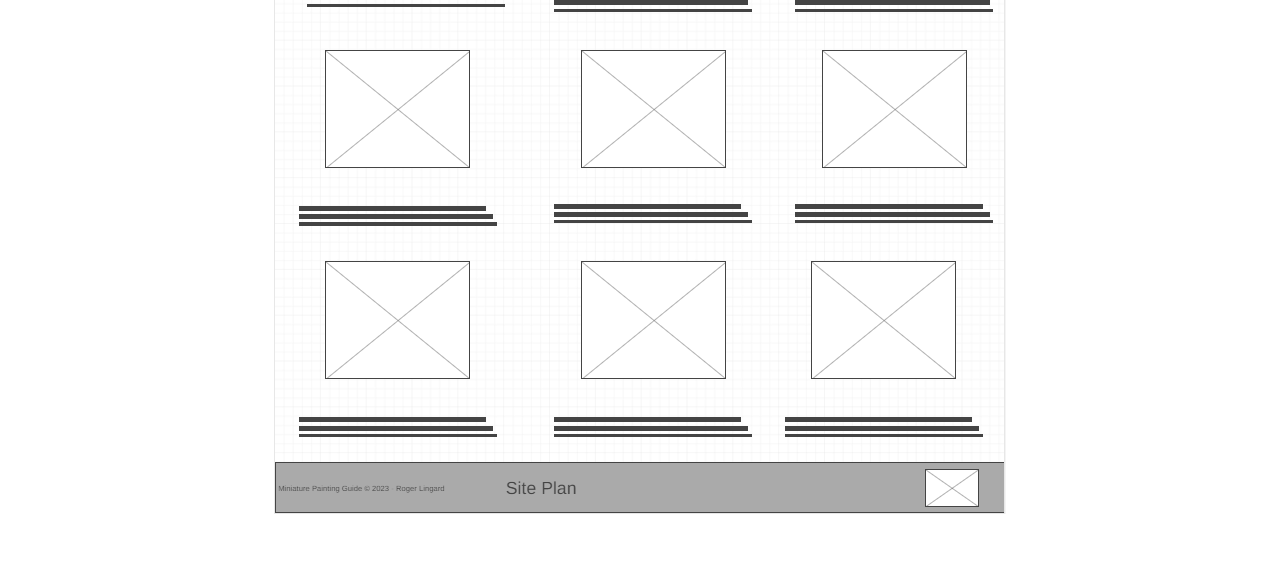
<file: mini-paint-guide/site-plan.html>
<!DOCTYPE html>
<html lang="en-us"><head>
    <meta charset="utf-8">
    <title>Site Plan</title>
    <link type="text/css" rel="stylesheet" href="styles/site-plan.css">
  </head>

  <body>
    <header>
      <h1>Miniature Painting Guide Site Plan</h1>
      <h2>Roger Lingard</h2>
      <h2>WDD 130-07</h2>
      <!-- In the header above, add the name or your site, your name and class number. For example if you are in section 3 you would put WDD 130.03 -->
    </header>
    <main>

      <!-- ------------------------Steps 2-3------------------------------ -->
      <hr>
      <h2>Overview</h2>
      <h3>Purpose</h3>
      <p>The purpose of this site it to help inform those who are new to the miniature painting world. These webpages will help those
        who come to it by informing them the basics of painting, supplies they'll need, and other ways they can get informed about miniature
        gaming.
      </p>  <!-- change this -->


      <h3>Audience</h3>
      <p> The main audiance of this project will be those who are new to miniature painting and looking to get into it. They'll be people
        who are interested getting into the hobby or already interested and looking for ways to help improve their painting stlyes. Also it will
        just be a great overview of miniature painting in general and to help inspire those who may not know what it is, to go and paint.

      </p>  <!-- change this -->

      <hr>
      <h2>Branding</h2>
      <h3>Website Logo</h3>
      <!-- Replace this with some sort of logo for your site.  A logo can be as simple as the name of your site in a nice font :) -->
      <img src="images/mini_page_logo.png" alt="Logo image">
      <hr>
      <h2>
        Style Guide
      </h2>

      <!-- ------------------------Steps 4-8------------------------------ -->

      <h3>
        Color Palette
      </h3>
      <!--  The colors you choose for a website are one of the most important decisions you will make. Follow the instructions on the activity in iLearn then return and replace the color codes below with the hex color codes (the 6 digit numbers that show at the bottom of each color) for the colors you have chosen below.  You should have at least 2 colors but do not have to fill in all 4 if you do not need them.  -->

      <!-- Copy and paste the URL to your finished palette below Make sure to paste it into both spots -->
      Palette URL: <a href="https://coolors.co/9327c2-75398f-ab00f5-51375c-302933" target="_blank">https://coolors.co/9327c2-75398f-ab00f5-51375c-302933</a>


      <table class="colors">
        <tbody><tr><th>Primary</th><th>Secondary</th><th>Accent 1</th><th>Accent 2</th></tr>
        <!-- Replace the numbers in the boxes below with your hex color codes. Then switch to the site-plan.css file and change your colors there as well. -->
        <tr><td class="primary">[#75398F]</td><td class="secondary">[#9327C2]</td><td class="accent1">[rgb(228, 255, 217)]</td><td class="accent2"></td></tr>
      </tbody></table>

      <!-- ------------------------Step 9------------------------------ -->

      <h3>
        Typography
      </h3>
      <!-- Choose a font for your paragraphs (body copy) and headlines. What font(s) have you chosen? Why did you choose what you did?  Make sure to review the list of web safe fonts at W3Schools.org as a starting point.  Think also about which of your colors above you might use for background and font colors. -->

      <h4>
        Heading Font: Agbalumo <!-- change this -->
      </h4>
      <h4>
        Paragraph Font: Andada Pro  <!-- change this -->
      </h4>
      <h3>
        Normal paragraph example
      </h3>
      <p>
        Lorem ipsum dolor sit amet, consectetur adipiscing elit, sed do eiusmod tempor incididunt ut labore et dolore magna aliqua. Ut enim ad minim veniam, quis nostrud exercitation ullamco laboris nisi ut aliquip ex ea commodo consequat. Duis aute irure dolor in reprehenderit in voluptate velit esse cillum dolore eu fugiat nulla pariatur. Excepteur sint occaecat cupidatat non proident, sunt in culpa qui officia deserunt mollit anim id est laborum.
      </p>
      <h3>
        Colored paragraph example
      </h3>
      <p class="colored">
        Lorem ipsum dolor sit amet, consectetur adipiscing elit, sed do eiusmod tempor incididunt ut labore et dolore magna aliqua. Ut enim ad minim veniam, quis nostrud exercitation ullamco laboris nisi ut aliquip ex ea commodo consequat. 
      </p>

      <!-- ------------------------Step 10------------------------------ -->

      <h3>
        Navigation
      </h3>
      <!-- Think about how you want your navigation bar to look. In the site-plan.css file change the colors to your colors to get the look you desire. --> 
      <nav>
        <a href="#">Home</a>
        <a href="#">Start</a>
        <a href="#">Painting</a>
      </nav>
      <hr>
      <h2>
        Site Map
      </h2>
      <div class="sitemap">
        <div class="sm-home">
          Home
        </div>
        <div class="sm-page2">
          Getting Started <!-- change this -->
        </div>
        <div class="sm-page3">
          Painting Techniques  <!-- change this -->
        </div>

        <div class="top">
          &nbsp;
        </div>
        <div class="left">
          &nbsp;
        </div>
        <div class="right">
          &nbsp;
        </div>

      </div>

      <!-- --------Content Section -------------- -->
      <hr>
      <h2>
        Content
      </h2>
      <h3>Home page</h3>
      <p>
        Miniature painting is a meditative hobby that has found itself in the hearts of many hobbyists around the globe. It has massive community that find themselves playing many different types of table top games with little plastic figures. The games look very involved and fun but you find the task of getting into the hobby a monumental task that will take many hours, dollars, and time to bear any fruits. You find that there are many people who are very welcoming and guide you in the right direction of where to get started. Upon going home, you search the internet for a step in the right direction and you soon find that there are so many different guides online spanning from YouTube videos to articles on the web. There are so many ways to start and it can be overwhelming, and that’s alright this is a step that everyone in the hobby has to go through at the beginning. 

This website is to help you get started and take a step in the right direction. We will explore the tools that you will need for the hobby and also the different ways to paint your miniatures (Yes you will have to paint some of the mini figures that you will get).

      </p>
      <p>Images for the Home page</p>
        <img src="./images/dreadball-miniatures-game-gameplay.webp" alt="A table with miniatures on top of it">
        <img src="./images/big-space-knights.jpg" alt="Big table top mechs that have various miniatures around it">

      
      <h3>Getting Started</h3>
      <p>
Important tools

Miniatures: The first thing you'll need are the miniatures themselves. These can be plastic or resin figurines, depending on your preference and the models you want to paint. 

Paints: High-quality acrylic paints designed for miniatures are essential. Brands like Citadel, Vallejo, Army Painter, and Reaper Miniatures produce paints specifically for this hobby. These paints come in a wide range of colors.

Paintbrushes: Invest in a set of high-quality paintbrushes designed for miniature painting. You'll want a variety of brush sizes for different tasks, including base coating, layering, and fine detailing. Look for brushes with fine tips and a good spring to maintain their shape.

Palette: A palette, either a traditional one or a wet palette, is used to mix and thin your paints as you work. A wet palette helps keep your paints moist and usable for longer periods.

Water or Thinner: You'll need water to clean your brushes and thin your paints when necessary. Some painters use acrylic paint thinners for certain techniques.

Primer: Use a primer to prepare the miniature's surface for painting. Priming helps the paint adhere better and provides a consistent base color. Choose a color that complements your color scheme.

Nippers: You will soon learn that your miniatures come on sprues and that the best way to get them off the sprue is using flat edged hobby nippers. They will make sure that your plastic model will come off nice and smoothly, you don’t want to cut off more of the model than needed to.

Hobby Knife: A sharp hobby knife is handy for cleaning mold lines, removing unwanted material, and making minor modifications to the miniatures.

Holder or Stand: A miniature holder or stand can help you keep a steady hand while painting and prevent smudging.

Optional tools

Magnification: Some painters use magnifying tools or magnifying glasses to help with fine details.

Varnish: Matte or gloss varnish can be used to protect your finished work and give it a consistent look.

Washes and Inks: These are used to add shading and depth to your miniatures.

Holder or Stand: A miniature holder or stand can help you keep a steady hand while painting and prevent smudging.

Remember that miniature painting is a highly customizable hobby, and you can add more tools and supplies as you become more experienced and develop your own preferences. It's important to have fun and enjoy the process of bringing your miniatures to life with your artistic touch.

      </p>
      <p>Images for the Page 2</p>
        <img src="./images/Bunch_o_brushes.jpg" alt="a various amount of brushes inside of a cup">
        <img src="./images/nippers_tool.jpg" alt="Nippers snipping out plastic figures from a sprew">

      
      <h3>Painting Techniques</h3>
      <p>
Layering Miniature Painting Process:

Layering is a technique used to build up smooth transitions of color, highlights, and shadows on a miniature. It is essential for achieving realistic and well-blended effects. Here's a step-by-step guide to the layering process:

Materials Needed:

Miniature
Acrylic paints in the desired colors
Brushes, including a detail brush
Water or acrylic paint thinner (for thinning paints)
Palette or wet palette
Steps:

Basecoat: Start with a clean and properly primed miniature. Apply the basecoat, which is the initial layer of paint, using the darkest color for the area you are working on. This serves as the foundation for your layering.

Select Highlight Color: Choose a lighter color (a shade or two lighter than the basecoat) for your first layer of highlights.

Thin the Paint: To create a smooth transition, thin down the highlight color with water or a paint medium. The paint should be semi-translucent, like heavy cream.

Apply the First Layer: Load a small amount of thinned highlight paint on your brush. Apply this layer to the area where you want the first highlight, typically the raised portions or areas that catch more light.

Blend the Edges: As you apply the thinned paint, blend the edges of the first layer into the basecoat. Use a gentle, controlled brushstroke to achieve a smooth transition. Feather the paint outwards so that it gradually fades into the basecoat.

Wait for Drying: Allow this layer to dry completely before moving on to the next. This ensures that the layers won't mix and create a muddy appearance.

Repeat the Process: Apply subsequent layers of highlights, each lighter than the last, in smaller and smaller areas. This gradually builds up the transition and intensity of the highlights. Continue blending the edges to ensure smooth transitions.

Detail Work: Use a fine detail brush for the final, brightest highlights on the miniature. Apply these sparingly to the most prominent raised areas or where you want to draw the most attention.

Shading: To add shadows, you can follow a similar process but use slightly darker colors for shading. Thin them down and apply them to the recessed areas and the areas you want to appear darker.

Final Touches: Once you're satisfied with the layering, you can make final adjustments and details as needed. This might include adding accents, refining highlights, or correcting any imperfections.

Dry Brushing Miniature Painting Process:

Dry brushing is a technique used to highlight raised details and create texture on a miniature's surface. Here's a step-by-step guide to dry brushing:

Materials Needed:

Miniature
Acrylic paints (a lighter color for dry brushing)
Stiff, flat brush (often a "drybrush" brush)
Paper towel or cloth
Palette
Steps:

Preparation: Start with a clean and properly primed miniature.

Loading the Brush: Dip the tip of the flat, stiff brush into the lighter paint color. Unlike other techniques, you don't need to thin the paint; instead, you want the brush to be almost dry.

Removing Excess Paint: Wipe off most of the paint onto a paper towel or cloth. The goal is to have very little paint remaining on the brush.

Dry Brushing: Gently and lightly brush the model's surface with the nearly dry brush. Hold the brush at a low angle to the surface and use a back-and-forth or circular motion.

Focus on Raised Details: Dry brushing highlights the raised areas, edges, and textures on the miniature. The paint will catch on these raised parts, creating a natural highlight effect.

Gradual Build-Up: It's crucial to build up the highlights gradually. After one pass, assess the results and decide if you want to add more layers of dry brushing. You can also vary the pressure to control the intensity of the effect.

Texture and Details: Dry brushing is particularly effective for creating texture on surfaces like fur, stone, or chainmail. It can be used for terrain pieces or models that benefit from a weathered look.

Cleanup: After dry brushing, you may need to touch up or clean up any areas where the paint strayed outside the intended highlight areas.

Both layering and dry brushing are valuable techniques in the world of miniature painting. They serve different purposes, with layering being ideal for smooth transitions and blending, and dry brushing for creating texture and adding quick highlights. You can often use them in combination to achieve the desired effect on your miniatures. Practice and experimentation will help you master these techniques and produce stunning results.

      </p>
      <p>Images for the Page 3</p>
        <img src="./images/paintpots_comparison.jpg" alt="various paint pots">
        <img src="./images/miniature-painting-space-marine-brush-closeup.webp " alt="image for page3">

      
      <hr>
      <h2>
        Wireframes
      </h2>
      <p>
        Create three wireframes for your site. One  for each page and list them here</p>

      <h3>Home</h3>
      <p>         
        Starting your Journey through miniature painting
      </p>
      <img src="./images/Homepage_wireframe.png" alt="home page wireframe">

      <h3>Painting Styles</h3>
      <p>         
        Will give the instructions and show an example of the painting style
      </p>
      <img src="./images/Painting_styles_wireframe.png" alt="page 2 wireframe">

      <h3>Hobby Tools</h3>
      <p>         
        Will be showing pictures of materials and giving short descriptions 
      </p>
      <img src="./images/tools_wireframe.png" alt="page 3 wireframe">
    </main>
  

</body></html>
</file>
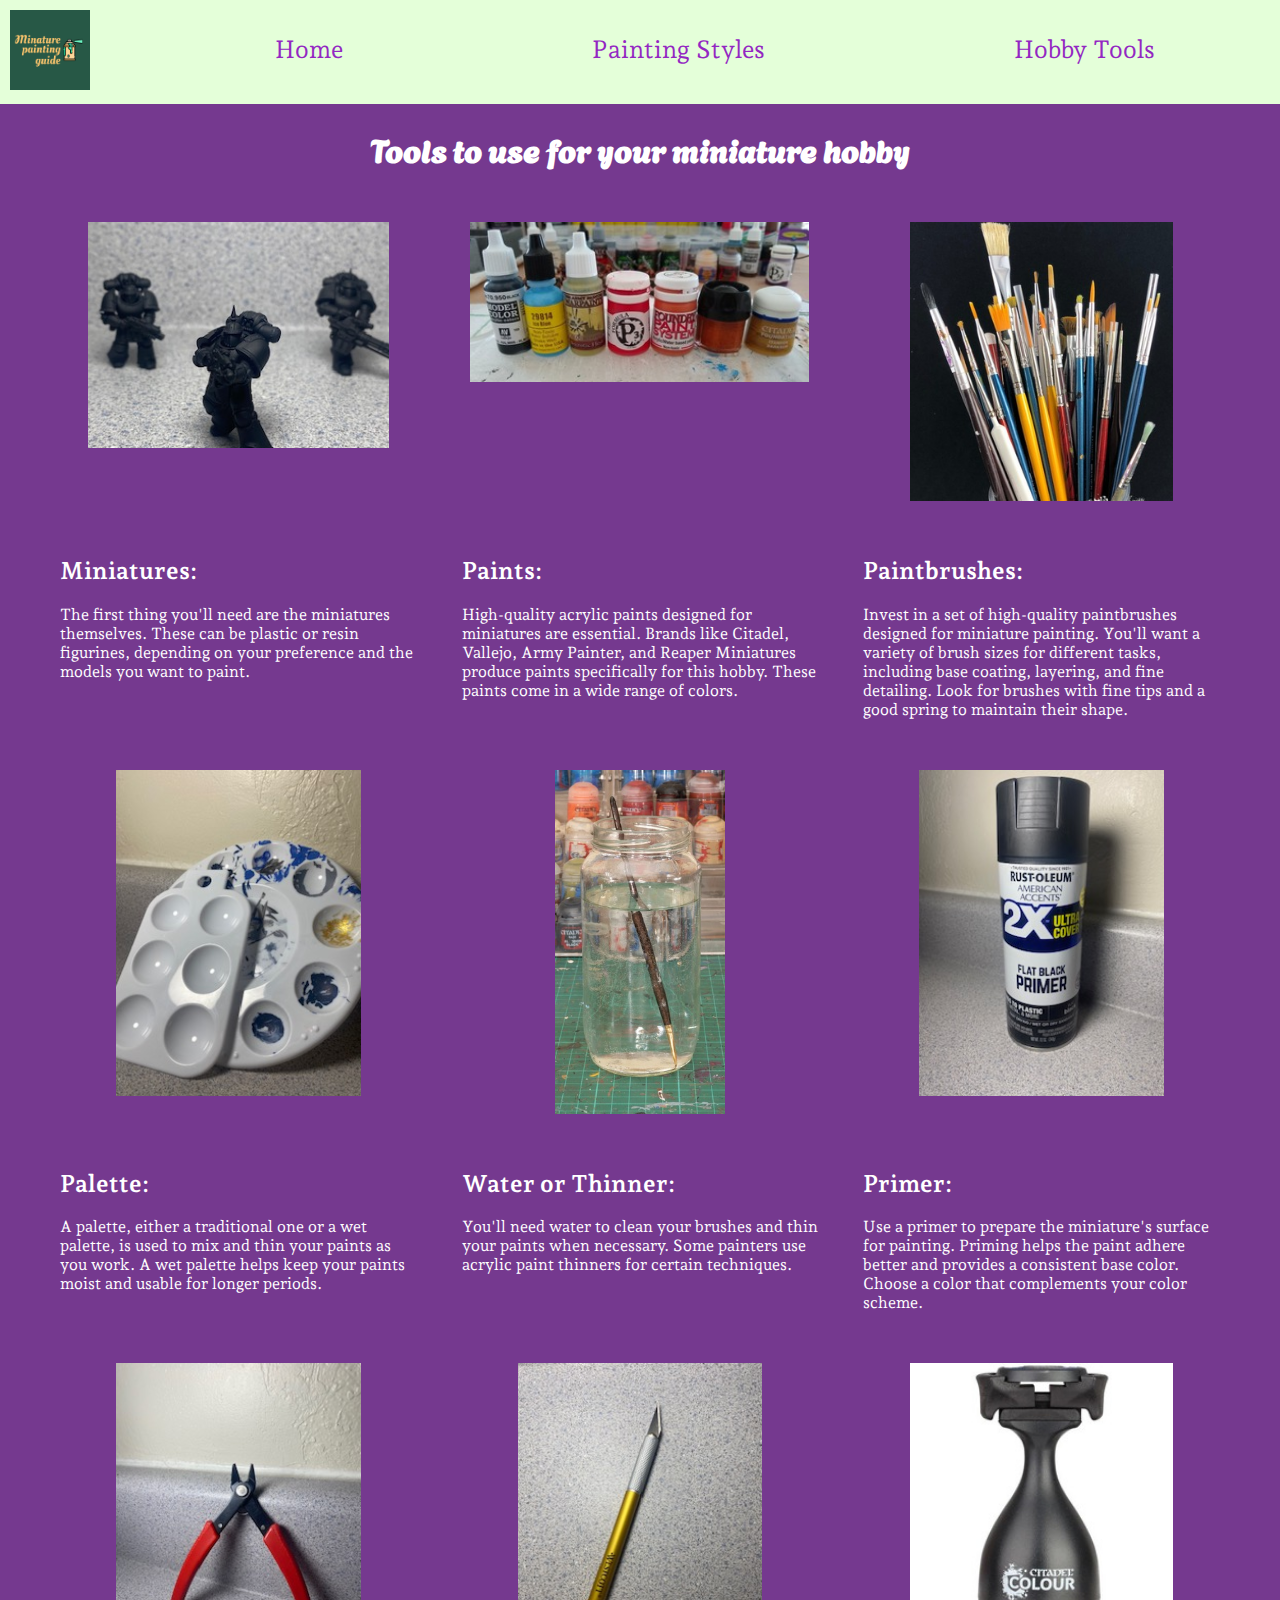
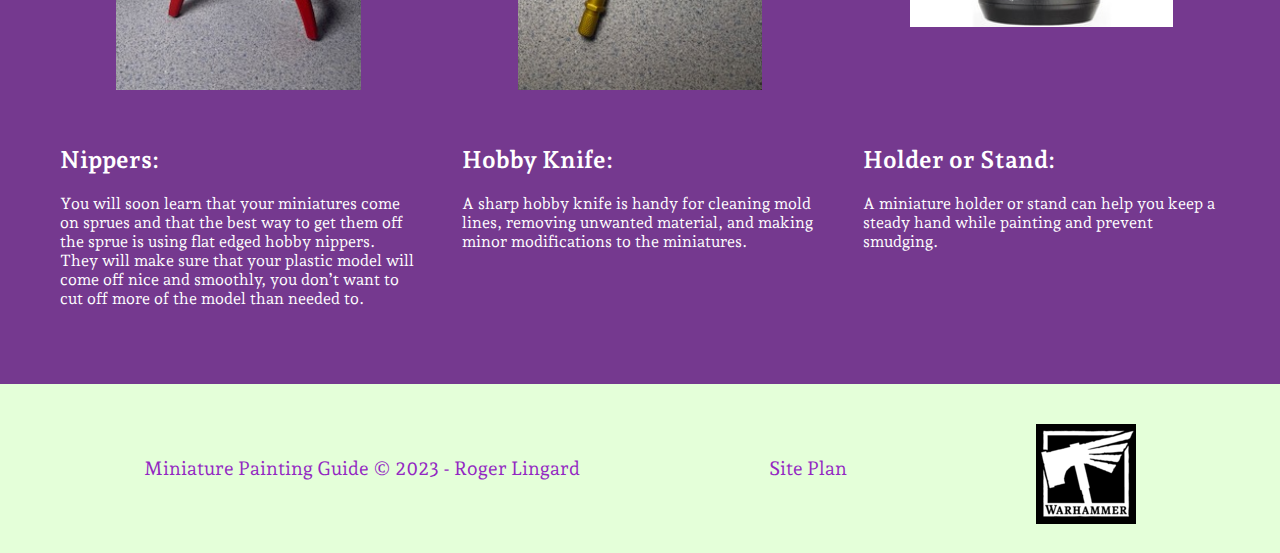
<file: mini-paint-guide/tools.html>
<!DOCTYPE html>
<html lang="en">

<head>
    <meta charset="UTF-8">
    <meta name="viewport" content="width=device-width, initial-scale=1.0">
    <title>Hobby Tools Page Miniature painting</title>
    <link rel="stylesheet" href="styles/style.css">
</head>

<body>
    <div id="content">
        <header>
            <a id="logo_link" href="index.html">
                <img class="logo" src="./images/mini_page_logo.png" alt="Miniature painting logo">
            </a>
            <nav>
                <a href="index.html">Home</a>
                <a href="painting-styles.html">Painting Styles</a>
                <a href="tools.html">Hobby Tools</a>
            </nav>
        </header>
        <h1 class="title-text">Tools to use for your miniature hobby</h1>
        <main class="tools-grid">
            <div class="content-align">
                <img class="mini-img" src="./images/mini_image.jpg"
                    alt="picture of miniatures in front of the audience">
            </div>
            <div class="content-align">
                <img class="paints-img" src="./images/paintpots_comparison.jpg"
                    alt="Different painting brands side to side">
            </div>
            <div class="content-align">
                <img class="paint-brush-img" src="./images/Bunch_o_brushes.jpg"
                    alt="A jar filled with different types of paint brushes">
            </div>
            <div class="text-align">
                <h2>Miniatures:</h2>
                <p> The first thing you'll need are the miniatures themselves. These can be plastic or
                    resin
                    figurines, depending on your preference and the models you want to paint.
                </p>
            </div>
            <div class="text-align">
                <h2>Paints:</h2>
                <p>High-quality acrylic paints designed for miniatures are essential. Brands like Citadel,
                    Vallejo, Army Painter, and Reaper Miniatures produce paints specifically for this hobby. These
                    paints come in a wide range of colors.
                </p>
            </div>
            <div class="text-align">
                <h2>Paintbrushes:</h2>
                <p> Invest in a set of high-quality paintbrushes designed for miniature painting.
                    You'll
                    want a variety of brush sizes for different tasks, including base coating, layering, and fine
                    detailing. Look for brushes with fine tips and a good spring to maintain their shape.
                </p>
            </div>
            <div class="content-align">
                <img class="palette-img" src="./images/paint_palette.jpg"
                    alt="two paint pallettes on top of each other">
            </div>
            <div class="content-align">
                <img class="water-img" src="./images/water_paint_cup_only.jpg"
                    alt="A cup of water with a paint brush in it">
            </div>
            <div class="content-align">
                <img class="primer-img" src="./images/primer.jpg" alt="A can of black primer">
            </div>
            <div class="text-align">
                <h2>Palette:</h2>
                <p>
                    A palette, either a traditional one or a wet palette, is used to mix and thin your
                    paints
                    as you work. A wet palette helps keep your paints moist and usable for longer periods.
                </p>
            </div>

            <div class="text-align">
                <h2>Water or Thinner: </h2>
                <p>
                    You'll need water to clean your brushes and thin your paints when necessary.
                    Some
                    painters use acrylic paint thinners for certain techniques.
                </p>
            </div>

            <div class="text-align">
                <h2>Primer:</h2>
                <p>
                    Use a primer to prepare the miniature's surface for painting. Priming helps the paint
                    adhere
                    better and provides a consistent base color. Choose a color that complements your color scheme.
                </p>
            </div>
            <div class="content-align">
                <img class="nipper-img" src="./images/nippers.jpg" alt="Plastic nipper against a wall">
            </div>
            <div class="content-align">
                <img class="knife-img" src="./images/xactor_knife.jpg" alt="A hobby knife against a wall">
            </div>
            <div class="content-align">
                <img class="holder-img" src="./images/mini_holder.jpg" alt="a holder for a miniature">
            </div>
            <div class="text-align">
                <h2>Nippers:</h2>
                <p>
                    You will soon learn that your miniatures come on sprues and that the best way to get
                    them
                    off the sprue is using flat edged hobby nippers. They will make sure that your plastic model
                    will
                    come off nice and smoothly, you don’t want to cut off more of the model than needed to.
                </p>
            </div>
            <div class="text-align">
                <h2>Hobby Knife:</h2>
                <p>
                    A sharp hobby knife is handy for cleaning mold lines, removing unwanted material,
                    and
                    making minor modifications to the miniatures.
                </p>
            </div>

            <div class="text-align">
                <h2>Holder or Stand:</h2>
                <p>
                    A miniature holder or stand can help you keep a steady hand while painting and
                    prevent smudging.
                </p>
            </div>

        </main>
        <footer>
            <p>Miniature Painting Guide &copy; 2023 - Roger Lingard</p>
            <p><a href="site-plan.html">Site Plan</a></p>
            <div class="social">
                <a href="https://www.warhammer.com/" target="_blank">
                    <img src="./images/Warhammer-logo.png" alt="warhammer icon">
                </a>
            </div>
        </footer>
    </div>
</body>

</html>
</file>
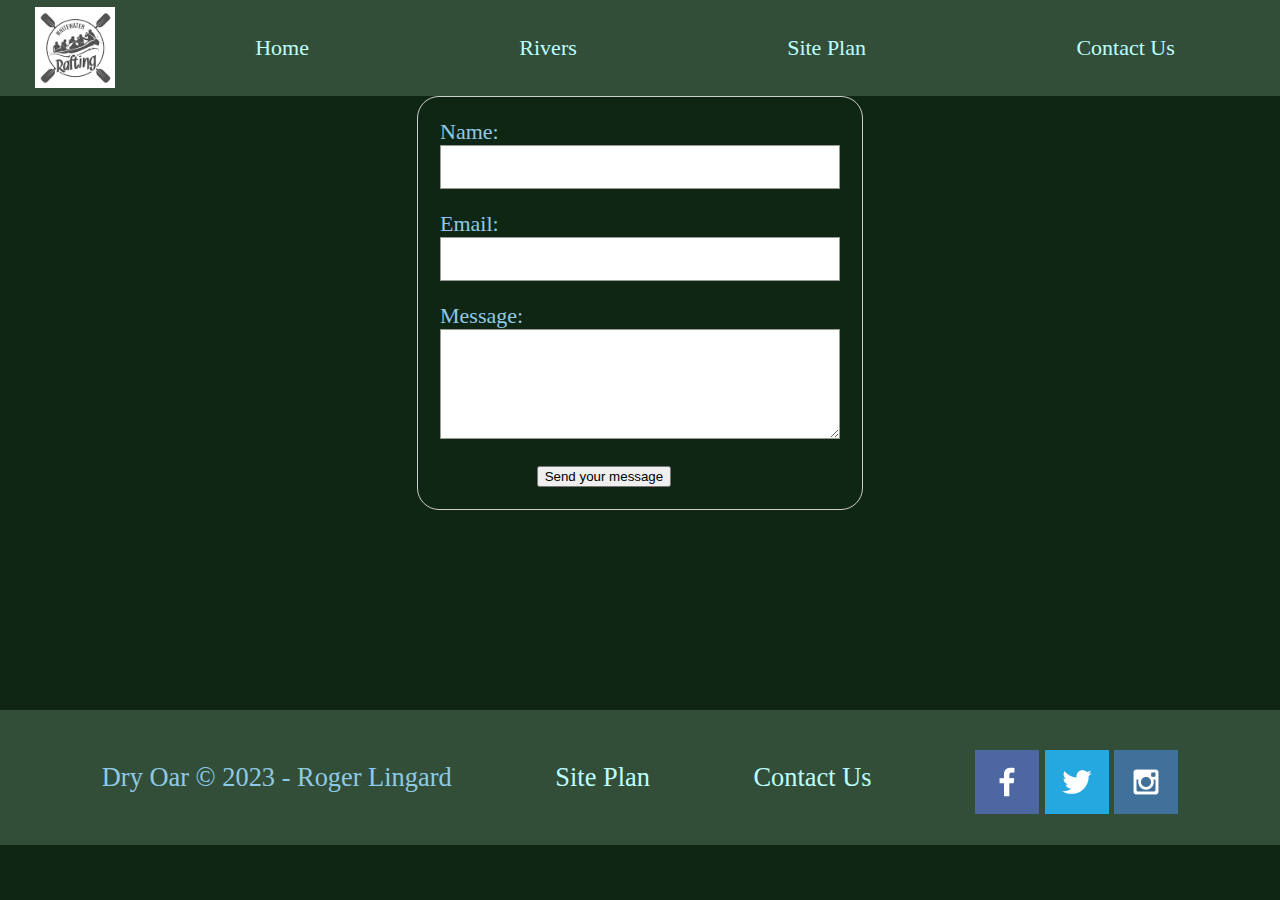
<file: wwr/contactus.html>
<!DOCTYPE html>
<html lang="en">

<head>
    <meta charset="UTF-8">
    <meta name="viewport" content="width=device-width, initial-scale=1.0">
    <title>Whitewater Rafting Vacations | Dry Oar Boating | Home</title>
    <link rel="stylesheet" href="styles/style.css">
</head>

<body>
    <div id="content">
        <header>
            <a id="logo_link" href="index.html">
                <img class="logo" src="images/logo_2.png" alt="Dry Oar Logo">
            </a>
            <nav>
                <a href="index.html">Home</a>
                <a href="rivers.html">Rivers</a>
                <a href="site-plan-rafting.html">Site Plan</a>
                <a href="contactus.html">Contact Us </a>
            </nav>
        </header>
        <main class="form_main">
            <div id="feedback"></div>
            <form action="" method="post">
                <ul>
                    <li>
                      <label for="name">Name:</label>
                      <input type="text" id="name" name="user_name" />
                    </li>
                    <li>
                      <label for="mail">Email:</label>
                      <input type="email" id="mail" name="user_email" />
                    </li>
                    <li>
                      <label for="msg">Message:</label>
                      <textarea id="msg" name="user_message"></textarea>
                    </li>
                    <li class="button">
                        <button type="submit">Send your message</button>
                    </li>
                  </ul>
            </form>
        </main>
    </div>
    </section>
    </main>
    <footer>
        <p>Dry Oar &copy; 2023 - Roger Lingard</p>
        <p><a href="site-plan-rafting.html">Site Plan</a></p>
        <p><a href="contactus.html">Contact Us</a></p>
        <div class="social">
            <a href="https://facebook.com" target="_blank">
                <img src="images/facebook.png" alt="fb icon">
            </a>
            <a href="https://twitter.com" target="_blank">
                <img src="images/twitter.png" alt="twitter icon">
            </a>
            <a href="https://instagram.com" target="_blank">
                <img src="images/instagram.png" alt="instagram icon">
            </a>
        </div>
    </footer>
    </div>
    <script>
        // get the feedback div element so we can do something with it.
        const feedbackElement = document.getElementById('feedback');
        // get the form so we can read what was entered in it.
        const formElement = document.forms[0];
        // add a 'listener' to wait for a submission of our form. When that happens run the code below.
        formElement.addEventListener('submit', function(e) {
            // stop the form from doing the default action.
            e.preventDefault();
            // set the contents of our feedback element to a message letting the user know the form was submitted successfully. Notice that we pull the name that was entered in the form to personalize the message!
            feedbackElement.innerHTML = 'Hello '+ formElement.user_name.value +'! Thank you for your message. We will get back with you as soon as possible!';
            // make the feedback element visible.
            feedbackElement.style.display = "block";
            // add a class to move everything down so our message doesn't cover it.
            document.body.classList.toggle('moveDown');
        });
    </script>
</body>

</html>
</file>
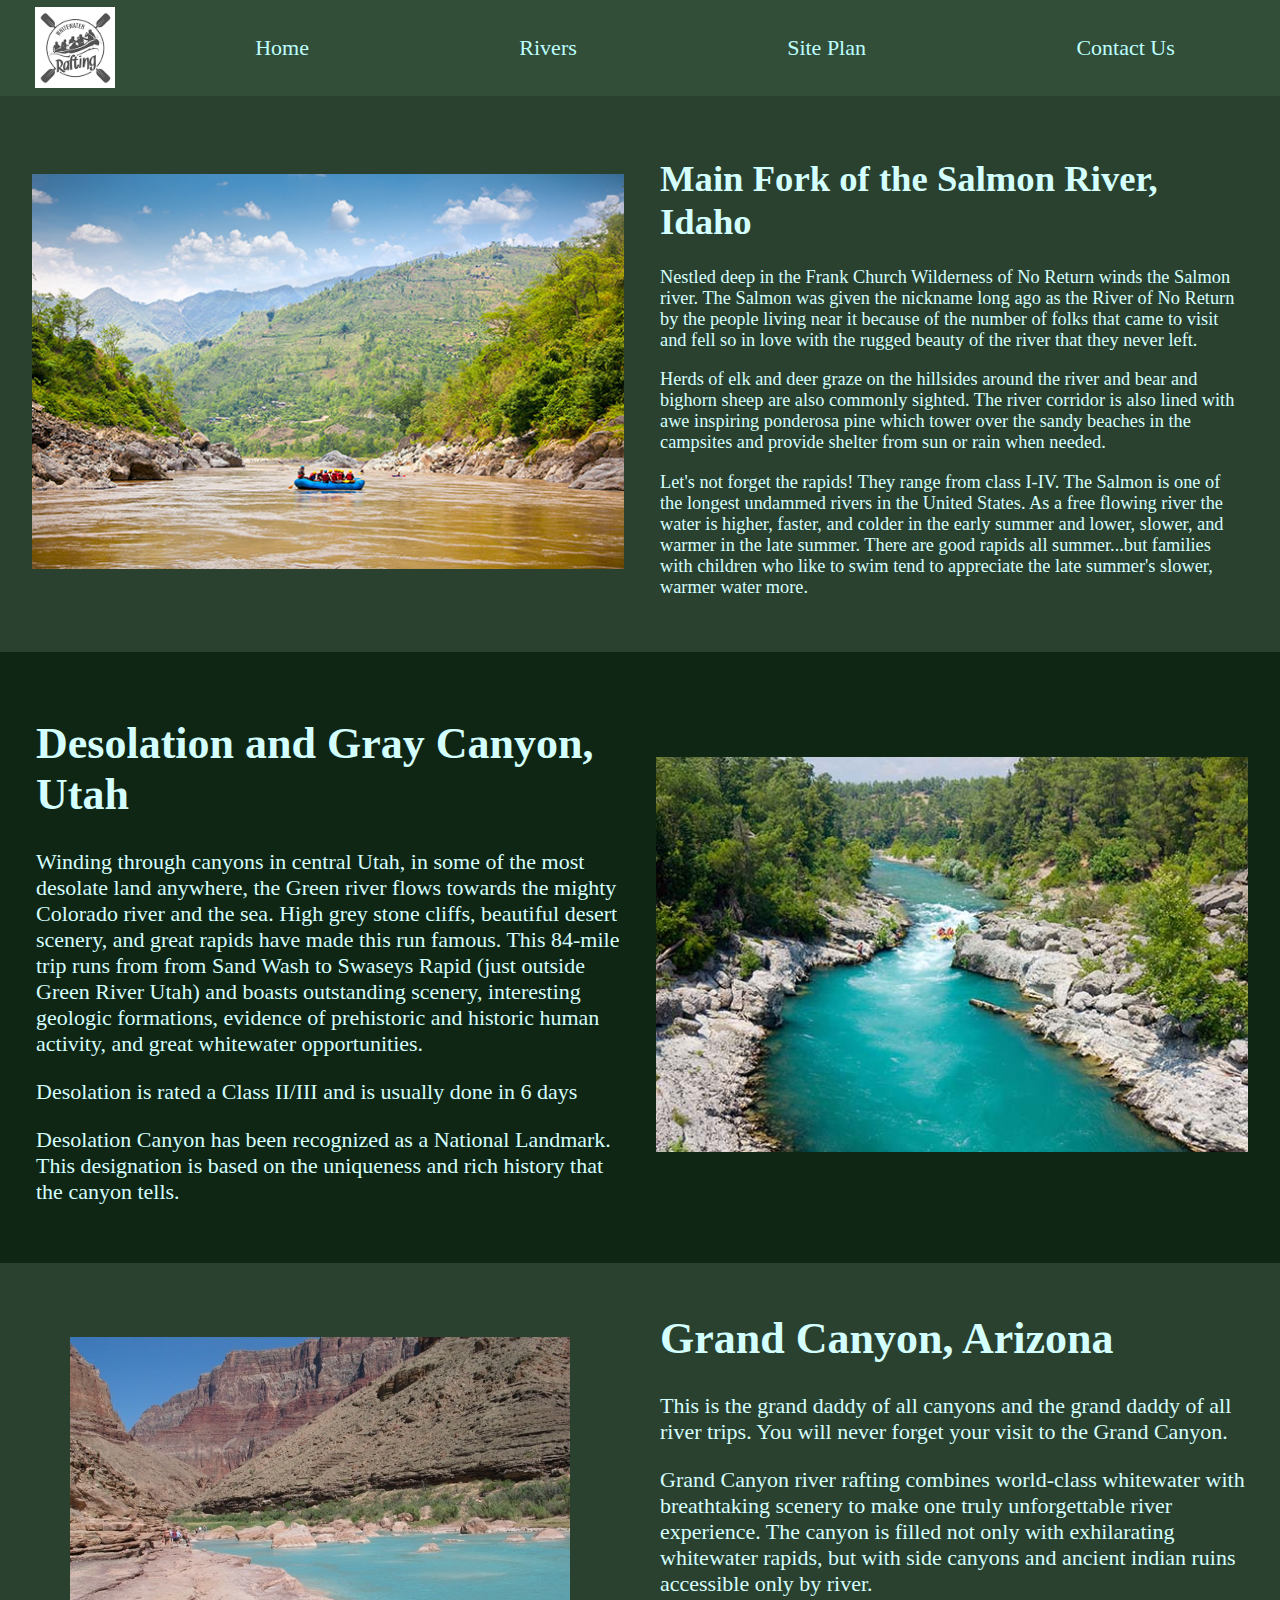
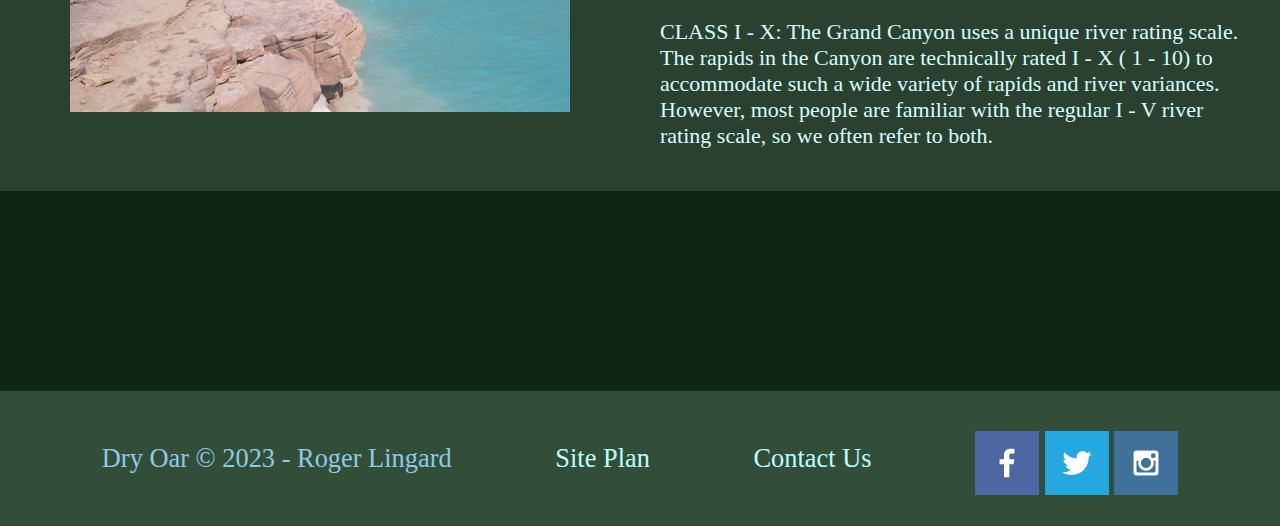
<file: wwr/rivers.html>
<!DOCTYPE html>
<html lang="en">

<head>
    <meta charset="UTF-8">
    <meta name="viewport" content="width=device-width, initial-scale=1.0">
    <title>Whitewater Rafting Vacations | Dry Oar Boating | Home</title>
    <link rel="stylesheet" href="styles/style.css">
</head>

<body>
    <div id="content">
        <header>
            <a id="logo_link" href="index.html">
                <img class="logo" src="images/logo_2.png" alt="Dry Oar Logo">
            </a>
            <nav>
                <a href="index.html">Home</a>
                <a href="rivers.html">Rivers</a>
                <a href="site-plan-rafting.html">Site Plan</a>
                <a href="contactus.html">Contact Us </a>
            </nav>
        </header>
        <main class="rivers-main">
            <section class="river-text">
                <div class="text">
                    <h1>Main Fork of the Salmon River, Idaho</h1>
                    <p> Nestled deep in the Frank Church Wilderness of No Return winds the Salmon river. The Salmon was
                        given the nickname long ago as the River of No Return by the people living near it because of
                        the
                        number of folks that came to visit and fell so in love with the rugged beauty of the river that
                        they
                        never left.</p>
                    <p>
                        Herds of elk and deer graze on the hillsides around the river and bear and bighorn sheep are
                        also
                        commonly sighted. The river corridor is also lined with awe inspiring ponderosa pine which tower
                        over the sandy beaches in the campsites and provide shelter from sun or rain when needed.
                    </p>
                    <p>
                        Let's not forget the rapids! They range from class I-IV. The Salmon is one of the longest
                        undammed
                        rivers in the United States. As a free flowing river the water is higher, faster, and colder in
                        the
                        early summer and lower, slower, and warmer in the late summer. There are good rapids all
                        summer...but families with children who like to swim tend to appreciate the late summer's
                        slower,
                        warmer water more.
                    </p>
                </div>
                <div class="river-post">
                    <img class='river-img' src="./images/rafting_boat.jpg" alt="going down a river.">
                </div>
            </section>

            <section class="river-text2">
                <div class="text2">
                    <h1>Desolation and Gray Canyon, Utah</h1>
                    <p> Winding through canyons in central Utah, in some of the most desolate land anywhere, the Green
                        river
                        flows towards the mighty Colorado river and the sea. High grey stone cliffs, beautiful desert
                        scenery, and great rapids have made this run famous. This 84-mile trip runs from from Sand Wash
                        to
                        Swaseys Rapid (just outside Green River Utah) and boasts outstanding scenery, interesting
                        geologic
                        formations, evidence of prehistoric and historic human activity, and great whitewater
                        opportunities.
                    </p>
                    <p>
                        Desolation is rated a Class II/III and is usually done in 6 days
                    </p>
                    <p>
                        Desolation Canyon has been recognized as a National Landmark. This designation is based on the
                        uniqueness and rich history that the canyon tells.
                    </p>
                </div>
                <div class="river-post2">
                    <img class='river-img' src="./images/rafting58_600.jpg" alt="going down a river.">
                </div>
            </section>
            <section class="river-text3">
                <div class="text">
                    <h1>Grand Canyon, Arizona</h1>
                    <p> This is the grand daddy of all canyons and the grand daddy of all river trips. You will never
                        forget
                        your visit to the Grand Canyon. </p>

                    <p>
                        Grand Canyon river rafting combines world-class whitewater with breathtaking scenery to make one
                        truly unforgettable river experience. The canyon is filled not only with exhilarating whitewater
                        rapids, but with side canyons and ancient indian ruins accessible only by river.
                    </p>
                    <p>
                        CLASS I - X: The Grand Canyon uses a unique river rating scale. The rapids in the Canyon are
                        technically rated I - X ( 1 - 10) to accommodate such a wide variety of rapids and river
                        variances.
                        However, most people are familiar with the regular I - V river rating scale, so we often refer
                        to
                        both.
                    </p>
                </div>
                <div class="river-post3">
                    <img class='river-img' src="./images/littlecolorado.jpg" alt="going down a river.">
                </div>
            </section>
        </main>
        <footer>
            <p>Dry Oar &copy; 2023 - Roger Lingard</p>
            <p><a href="site-plan-rafting.html">Site Plan</a></p>
            <p><a href="contactus.html">Contact Us</a></p>
            <div class="social">
                <a href="https://facebook.com" target="_blank">
                    <img src="images/facebook.png" alt="fb icon">
                </a>
                <a href="https://twitter.com" target="_blank">
                    <img src="images/twitter.png" alt="twitter icon">
                </a>
                <a href="https://instagram.com" target="_blank">
                    <img src="images/instagram.png" alt="instagram icon">
                </a>
            </div>
        </footer>
    </div>
</body>

</html>
</file>
<file: mini-paint-guide/styles/style.css>
@import url('https://fonts.googleapis.com/css2?family=Agbalumo&family=Andada+Pro&display=swap');  

body{
    font-family:'Andada Pro', serif;
    background-color:  #75398F;
    color: white; 
    margin: 0;
}

nav {
    display: flex;
    justify-content: space-around;
}

nav a{
    text-align: center;
    text-decoration: none;
    padding: 35px;
    font-size: 1.55rem;
    color: #9327C2;
    background-color: rgb(228, 255, 217);
}

nav a:hover{
    background-color: #51375C;
    color: white;
}

header{
    background-color: rgb(228, 255, 217);
    display: grid;
    grid-template-columns: 150px auto;
}

.logo {
    width: 80px;
    padding: 10px;
}

#hero-img{
    width: 100%;
}
#hero{
    display: grid;
    grid-template-columns: 1fr 3fr 1fr;
    margin-top: -100px;
}
#hero-box {
    grid-column: 1/4;
    grid-row: 1/3;
    z-index: -1;
}
/* #hero-msg{
    grid-column: 2/3;
    grid-row: 1/2;
    margin-top: 100px;
    font-family: 'Pangolin', cursive, serif;
    text-align: center; 
    font-size: 1.5rem;
    color: rgb(195, 225, 182);
}

.home-title {
    font-size: 3rem;
} */

#welcome-text{
    text-align: center;
    font-family:'Agbalumo', 'cursive';
    font-size: 2.5rem;
}

footer{
    background-color: rgb(228, 255, 217);
    color: #9327C2;
    padding: 25px 50px;
    margin-top: 50px;
    display: flex;
    justify-content: space-around;
    align-items: center;
}

footer a {
    text-decoration: none;
    color: #9327C2;
}
footer p {
    font-size: 1.2em;
}    
footer p a:hover {
    text-decoration: underline;
}       

footer .social img {
    padding-top: 15px;
    width: 100%;
}

.home {
    margin: 0 auto;
}
.home p {
    font-size: 1.875em;
    padding: 10px;
}
.mini_ball_img {
    width: 50%;
    float: right;
    margin: 5px;
    padding: 5px;
}


.home-paint-guide {
    text-align: left;
    margin: 100px 150px;
}
.layering-img {
    display: block;
    width: 50%;
    margin: auto;
    align-items: center;
    justify-items: center;

}

.drybrush-img {
    display: block;
    width: 50%;
    margin: auto;
    justify-items: center;
}
.title-text {
    text-align: center;
    font-family:'Agbalumo', 'cursive';
}
.sub-title-text{
    font-weight: 600;
}
.align-center{
    text-align: center;
}

.tools-grid{
    display: grid;
    grid-gap: 25px;
    grid-template-columns: 1fr 1fr 1fr;
    justify-content: center;
    margin: 50px;
    text-align: start;
}
 .mini-img{
    display: block;
    margin: auto;
    justify-items: center;
    width: 80%;
    grid-column: 1/2;
    grid-row: 1/2;
}
.water-img{
    display: block;
    margin: auto;
    justify-items: center;
    width: 45%;
    grid-column: 2/3;
    grid-row: 2/3;
}
.palette-img{
    display: block;
    margin: auto;
    justify-items: center;
    width: 65%;
    grid-column: 1/2;
    grid-row: 2/3;
}
.paint-brush-img{
    display: block;
    margin: auto;
    justify-items: center;
    width: 70%;
}
.paints-img {
    display: block;
    margin: auto;
    justify-items: center;
    width: 90%;
}
.primer-img{
    display: block;
    margin: auto;
    justify-items: center;
    width: 65%;
}
.nipper-img{
    display: block;
    margin: auto;
    justify-items: center;
    width: 65%;
}
.knife-img{
    display: block;
    margin: auto;
    justify-items: center;
    width: 65%;
}
.holder-img{
    display: block;
    margin: auto;
    justify-items: center;
    width: 70%;
}

.text-align{
    margin: 10px;
}
</file>
<file: wwr/styles/style.css>
@import url('https://fonts.googleapis.com/css2?family=Libre+Baskerville&family=Pangolin&display=swap');

:root{
    font-family: 'Kalam', cursive, serif;

}
.home-title {
    font-family: 'Pangolin', cursive, serif;
    font-size: 2em;
    margin-top: 10px;
}
#content{
    max-width: 1600px;
    margin: 0 auto;
}
nav {
    display: flex;
    justify-content: space-around;
}

nav a{
    text-align: center;
    text-decoration: none;
    padding: 35px;
    color: rgb(188, 255, 255);
}

#hero-msg h1, #hero-msg h4 {
    text-align: center;
}

.button-box{
    text-align: center;
}

main section{
    text-align: center;
}
#background {
    height: 725px;
    background-color: #406a47;
    grid-column: 1/11;
    grid-row: 4/9;  
}

body{
    background-color: #102614;
    color: #8ECAE6; 
    font-family: 'Kalam', cursive, serif;
    font-size: 22px;
    margin: 0;
    padding: 0;
}
header{
    background-color: #334e38;
    color: #8ECAE6;
    display: grid;
    grid-template-columns: 150px auto;
}
nav a:hover{
    background-color: #396E94;
    color: #8ECAE6;
}
.book, .join{
    background-color: #334e38;
    color: #8ECAE6;
    text-decoration: none;
    font-size: 18px;
    padding: 15px 30px;
    margin-top: 50px;
    border-radius: 5px;
}
.book:hover, .join:hover{
    background-color: #396E94;
    color: white;
}
.msg{
    background-color: #334e38;
    color: #8ECAE6;
    line-height: 1.5em;
    padding: 35px;
    grid-column: 6/10;
    grid-row: 6/7;
    box-shadow: 5px 5px 10px #334e38;
}
footer{
    background-color: #334e38;
    color: #8ECAE6;
    padding: 25px 50px;
    margin-top: 200px;
    display: flex;
    justify-content: space-around;
    align-items: center;
}
.icon {
    width: 80px;
    padding-top: 10px;
}
.logo {
    width: 80px;


}
#hero-img{
    width: 100%;
}
#hero{
    display: grid;
    grid-template-columns: 1fr 3fr 1fr;
    margin-top: -100px;
}
#hero-box {
    grid-column: 1/4;
    grid-row: 1/3;
    z-index: -1;
}
#hero-msg{
    grid-column: 2/3;
    grid-row: 1/2;
    margin-top: 100px;
}


footer a {
    text-decoration: none;
    color: rgb(188, 255, 255);
}
footer p {
    font-size: 1.2em;
}    
footer p a:hover {
    text-decoration: underline;
}    
.msg p {
    font-size: .8em;
    padding-bottom: 15px;
}
h2 {
    margin: 0;
}
#logo_link {
    padding-top: 5px;
    justify-self: center;
    align-self: center;
}
footer .social img {
    padding-top: 15px;
}
.rivers-card {
    margin: 200px 0;
    grid-column: 2/4;
    grid-row: 2/3;
}
.camping-card {
    margin: 200px 0;
    grid-column: 5/7;
    grid-row: 2/3;
}
.rapids-card{
    margin: 200px 0;
    grid-column: 8/10;
    grid-row: 2/3;
}
.card-img {
    border: 10px rgb(255, 255, 213) solid;
    transition: transform .5s;
    box-shadow: 5px 5px 10px #6f7364;    
}

.card-img:hover {
    opacity: .6;
    transform: scale(1.1);
}
      

main section img {
    box-sizing: border-box;
}
.join {
    background-color: #102614;
}

.home-grid{
    display: grid;
    grid-template-columns: repeat(10, 1fr);
}
.card-img, .mountains {
    width: 100%;
}

.mountains {
    grid-column: 2/7;
    grid-row: 5/8;
    width: 100%;
    box-shadow: 5px 5px 10px #334e38;
}

/* rivers css */

.rivers-main {
    margin: 0 auto;
}

.river-post {
    padding: 1rem;
    grid-column: 1/2;
    grid-row: 1/2;
}
.river-text {   
    text-align: left;
    font-size: smaller;
    padding: 1rem;
    color: rgb(212, 255, 255);
    display: grid;
    grid-template-columns: 1fr 1fr;
    align-items: center;
    justify-items: center;
    background-color: #2b412f;
}
.river-text2{
    padding: 1rem;
    grid-column: 1/2;
    grid-row: 2/3;
    color: rgb(212, 255, 255);
    display: grid;
    grid-template-columns: 1fr 1fr;
    align-items: center;
    justify-items: center;
}
.river-post2{
    padding: 1rem;
    grid-column: 2/3;
    grid-row: 1/2;    
}
.river-post3 {
    grid-column: 1/2;
    grid-row: 1/2;
    padding: 1rem;
}
.river-img{
    width: 100%;
}
.river-text3{
    text-align: left;
    color: rgb(212, 255, 255);
    display: grid;
    grid-template-columns: 1fr 1fr;
    align-items: center;
    justify-items: center;
    background-color: #2b412f;
}
.text{
    grid-column: 2/3;
    padding: 20px;
}
.text2{
    text-align: left;
    padding: 20px;
}

form {
    /* Center the form on the page */
    margin: 0 auto;
    width: 400px;
    /* Form outline */
    padding: 1em;
    border: 1px solid #ccc;
    border-radius: 1em;
  }
  
  ul {
    list-style: none;
    padding: 0;
    margin: 0;
  }
  
  form li + li {
    margin-top: 1em;
  }
  
  label {
    /* Uniform size & alignment */
    display: block;
    width: 90px;
    /* text-align: right; */
  }
  
  input,
  textarea {
    /* To make sure that all text fields have the same font settings
       By default, textareas have a monospace font */
    font: 1em sans-serif;
  
    /* Uniform text field size */
    width: 100%;
    box-sizing: border-box;
  
    /* Match form field borders */
    border: 1px solid #999;

    padding: .5rem;
  }
  #feedback {
    background-color: antiquewhite;
    position: absolute;
    top: 0;
    left: 0;
    right: 0;
    padding: .5em;
    /* make this element invisible until we are ready for it */
    display: none;      
}
.moveDown {
    margin-top: 3em;
}

  
  input:focus,
  textarea:focus {
    /* Additional highlight for focused elements */
    border-color: #000;
  }
  
  textarea {
    /* Align multiline text fields with their labels */
    vertical-align: top;
  
    /* Provide space to type some text */
    height: 5em;
  }
  
  .button {
    /* Align buttons with the text fields */
    padding-left: 90px; /* same size as the label elements */
  }
  
  button {
    /* This extra margin represent roughly the same space as the space
       between the labels and their text fields */
    margin-left: 0.5em;
  }
  



@media screen and (max-width: 900px) {
    #hero, .home-grid {
        display: block;
        height: auto;
    }
    nav, footer {
        flex-direction: column;
    }
    nav a {
        display: block;
        padding: 15px;
    }
    #hero {
        margin-top: 0;
    }
    #hero-msg {
        margin-top: 0;
    }
    #hero-msg h4 {
        display: none;
    }
    .home-title {
        font-size: 25px;
        color: #6f7364;
    }
    .rivers-card, .camping-card, .rapids-card { 
        margin: 50px auto;
        width: 60%;
    }
    #background {
        display: none;
    }
    .mountains, .msg {
        width: 80%;
        display: block;
        margin: 0 auto;
    }
    footer {
        margin-top: 25px;
    }
}
</file>
<file: positionstyles.css>
/* CSS - Name: "positionstyles.css" */
/* Activity 1 styles */
.content1 {
    /* This is the parent of the activity 1 boxes. */
    display: grid;
    grid-template-columns: 1fr 1fr;
    gap: 20px;
    justify-items: center;
}
.red1 { 
width: 100%; 
height: 100px; 
background-color: red; 
grid-column: 1/3;
} 
.green1 {
width: 300px; 
height: 300px; 
background-color: green; 

} 
.yellow1 {
width: 300px; 
height: 300px; 
background-color: gold; 
} 
.blue1 {
width: 100%; 
height: 100px; 
background-color: blue;
grid-column: 1/3; 
} 
 /* Activity 2 styles */ 
.content2 {
    /* This is the parent of the activity 2 boxes. */
    display: grid;
    grid-template-columns: 50px 50px 50px 50px 50px;
    grid-template-rows: 50px 50px 50px 50px;
}
.red2 {
width: 100px; 
height: 100px; 
background-color: red;  

} 
.green2 { 
width: 100px; 
height: 100px; 
background-color: green; 
grid-column: 2/3;
grid-row: 2/3;
} 
.yellow2 {
width: 100px; 
height: 100px; 
background-color: gold; 
grid-column: 3/4;
grid-row: 3/4;
} 
.blue2 {
width: 100px; 
height: 100px; 
background-color: blue; 
grid-column: 4/5;
grid-row: 4/5;
} 
 /* Activity 3 styles */ 
.content3 {
    /* This is the parent of the activity 3 boxes. */
    display: grid;
    grid-template-columns: 1fr 1fr;
    grid-template-rows: .5fr 1fr .5fr ;
    grid-column-gap: 100px;
}
.red3 {
width: 100%; 
height: 100px; 
background-color: red; 
grid-column: 1/3;

 } 
.green3 {   
width: 100%; 
height: 200px; 
background-color: green;
grid-row: 2/3;
 } 
.yellow3 {
width: 100%; 
height: 200px; 
background-color: gold; 
grid-row: 2/3;
 } 
.blue3 {
width: 100%;
height: 100px; 
background-color: blue;
grid-column: 1/3; 
grid-row: 3/4;
 } 
 /* Activity 4 styles */ 
.content4 {
    /* This is the parent of the activity 4 boxes. */
    height: 400px;
    display: grid;
    grid-template-columns: 1fr 1fr;
    grid-template-rows: 1fr 1fr 1fr;
}
.red4 {
width: 100%; 
height: 100%; 
background-color: red;
grid-column: 1/2; 
grid-row: 1/4;
 } 
.green4 {
width: 100%; 
height: 100%; 
background-color: green; 
} 
.yellow4 {
width: 100%; 
height: 100%; 
background-color: gold; 
 } 
.blue4 {
width: 100%; 
height: 100%; 
background-color: blue; 
 } 
 /* Activity 5 styles */ 
 .content5 {
    /* This is the parent of the activity 5 boxes. */
     height: 400px;
     
}
.red5 { 
width: 100%; 
height: 100px; 
background-color: red;
 } 
.green5 { 
width: 300px; 
height: 300px; 
background-color: green; 
float: left;

 } 
.yellow5 {
width: 100%; 
height: 100%; 
background-color: gold;

} 
.blue5 {
width: 100%; 
height: 100px; 
background-color: blue;
 } 
 /* Activity 6 styles */ 
 .content6 {
    /* This is the parent of the activity 6 boxes. */
    display: grid;
    grid-template-columns: 1fr 1fr 1fr 1fr 1fr 1fr;
    grid-template-rows: 1fr 1fr 1fr 1fr 1fr 1fr;
}
.red6 {
width: 1fr; 
height: 100%; 
background-color: red; 
grid-column: 1/5;
grid-row: 1/3;
z-index: 1;
} 
.green6 {
width: 1fr; 
height: 100%; 
background-color: green; 
grid-column: 1/3;
grid-row: 5/7;
z-index: 3;
 } 
.yellow6 {
width: 1fr; 
height: 100%; 
background-color: gold; 
grid-column: 5/7;
grid-row: 3/7;
z-index: 3;
} 
.blue6 {
width: 100%; 
height: 600px; 
background-color: blue; 
grid-column: 2/6;
grid-row: 2/6;
z-index: 2; 
} 


/* Do not make any changes below here */
 .activity {
width: 70%; 
margin: 20px auto; 
font-family: Arial, sans-serif; 
border: 1px solid black; 
padding: 10px; 
clear:both; 
overflow: auto;
} 

.hint {
border: 1px solid grey;
background: #e0e0e0;
padding: .5em;
position: relative;
margin: 1em 0;
}
.hint h3 {
margin: 0;
}
.hint:hover {
background: #d0d0d0;
}
.hint > div {
display: none;
}

.hint input[type=checkbox] {
position: absolute;
width: 100%;
height: 100%;
opacity: 0;
z-index: 1;
cursor: pointer;
}

.hint input[type=checkbox]:checked ~ div {
display: block;
}

.hint i {
position: absolute;
transform: translate(-6px, 0);
margin-top: 16px;
right: 10px;
top: -3px;
}
.hint i:before, .hint i:after {
content: "";
position: absolute;
background-color: black;
width: 3px;
height: 9px;
}
.hint i:before {
transform: translate(2px, 0) rotate(45deg);
}
.hint i:after {
transform: translate(-2px, 0) rotate(-45deg);
}

.hint input[type=checkbox]:checked ~ i:before {
transform: translate(-2px, 0) rotate(45deg);
}
.hint input[type=checkbox]:checked ~ i:after {
transform: translate(2px, 0) rotate(-45deg);
}
.hint a {
position: relative;
z-index: 1;
}
</file>
<file: mini-paint-guide/styles/site-plan.css>
/* if you are using any Google fonts change the font names below to your fonts. 
Any spaces in your font name should be replaced with a +. 
Fonts are separated by a | */
@import url('https://fonts.googleapis.com/css2?family=Agbalumo&family=Andada+Pro&display=swap');  



:root {
  /* change the values below to your colors from your palette */
  --primary-color: #75398F   ;
  --secondary-color: #9327C2 ;
  --accent1-color: rgb(228, 255, 217);
  --accent2-color: white;

  /* change the values below to your chosen font(s) */
  --heading-font: 'Agbalumo', 'cursive';
  --paragraph-font: 'Andada Pro', serif;

  /* these colors below should be chosen from among your palette colors above */
  --headline-color-on-white: #75398F;  /* headlines on a white background */ 
  --headline-color-on-color: white; /* headlines on a colored background */ 
  --paragraph-color-on-white: #9327C2; /* paragraph text on a white background */ 
  --paragraph-color-on-color: white; /* paragraph text on a colored background */ 
  --paragraph-background-color: #51375C  ;
  --nav-link-color: #9327C2;
  --nav-background-color: rgb(228, 255, 217);
  --nav-hover-link-color: white;
  --nav-hover-background-color: #51375C;
}


/*  Look around below...but DON'T CHANGE ANYTHING! */

body {
  max-width: 1200px;
  margin: 0 auto;
  padding: 4em;
  font-size: 18px;
  text-align: center;
}
img {
  display: block;
  margin: 0 auto;
}
h1, h2, h3, h4, h5, h6 {
  font-family: var(--heading-font);
  color: var(--headline-color-on-white);
}
h2 {
  text-align: center;
}
hr {
  height: 3px;
  margin: 35px 0;
  background: var(--accent1-color);
}
header {
  padding: 1em;
  text-align: center;
  color: var(--headline-color-on-color);
  background-color: var(--paragraph-background-color);
}
header > h1, header > h2 {
  color: var(--headline-color-on-color);
}

p {
  font-family: var(--paragraph-font);
  color: var(--paragraph-color-on-white);
  padding: 1em;
}
.colors {
  width: 100%;
  min-width: 350px;
  margin: 30px auto;
  text-align: center;
}
.colors th {
  background-color: #999;
}
.colors td{
  width: 25%;
  height: 3em;
}

.primary {
  background-color: var(--primary-color);
}
.secondary {
  background-color: var(--secondary-color);
}
.accent1 {
  background-color: var(--accent1-color);
}
.accent2{
  background-color: var(--accent2-color);
}

p.colored {
  background-color: var(--paragraph-background-color);
  color: var(--paragraph-color-on-color);
}

nav {
  background-color: var(--nav-background-color);
  line-height: 3em;
  text-align: center;
  font-size: 1.2em;
}
nav  {
  list-style-type: none;
  display: flex;

}
nav a {
  padding:1em;
  min-width: 120px;
  text-decoration: none;
  padding: 10px;

}
nav a:link, nav a:visited {
  color: var(--nav-link-color);
}
nav a:hover {
  color: var(--nav-hover-link-color);
  background-color: var(--nav-hover-background-color);
}

.sitemap {
  display: grid;
  justify-content: center;

  grid-template-columns: repeat(6, 15%);
  grid-template-rows: 3em 1.5em 1.5em 3em;
  grid-template-areas: ". . home home . ."
    ". . . top . ."
    ". left left right right ."
    "page2 page2 . . page3 page3";
}
.sitemap > div {

  text-align: center;

}
.sm-home {
  grid-area: home;
  background-color: #ccc;
  line-height: 3em;
}
.sm-page2 {
  grid-area: page2;
  background-color: #ccc;
  line-height: 3em;
}
.sm-page3 {
  grid-area: page3;
  background-color: #ccc;
  line-height: 3em;
}

.top {
  grid-area: top;
  border-left: 1px solid;
}

.left {
  grid-area: left;
  border-top: 1px solid;
  border-left: 1px solid;
}

.right {
  grid-area: right;
  border-top: 1px solid;
  border-right: 1px solid;
}
</file>
